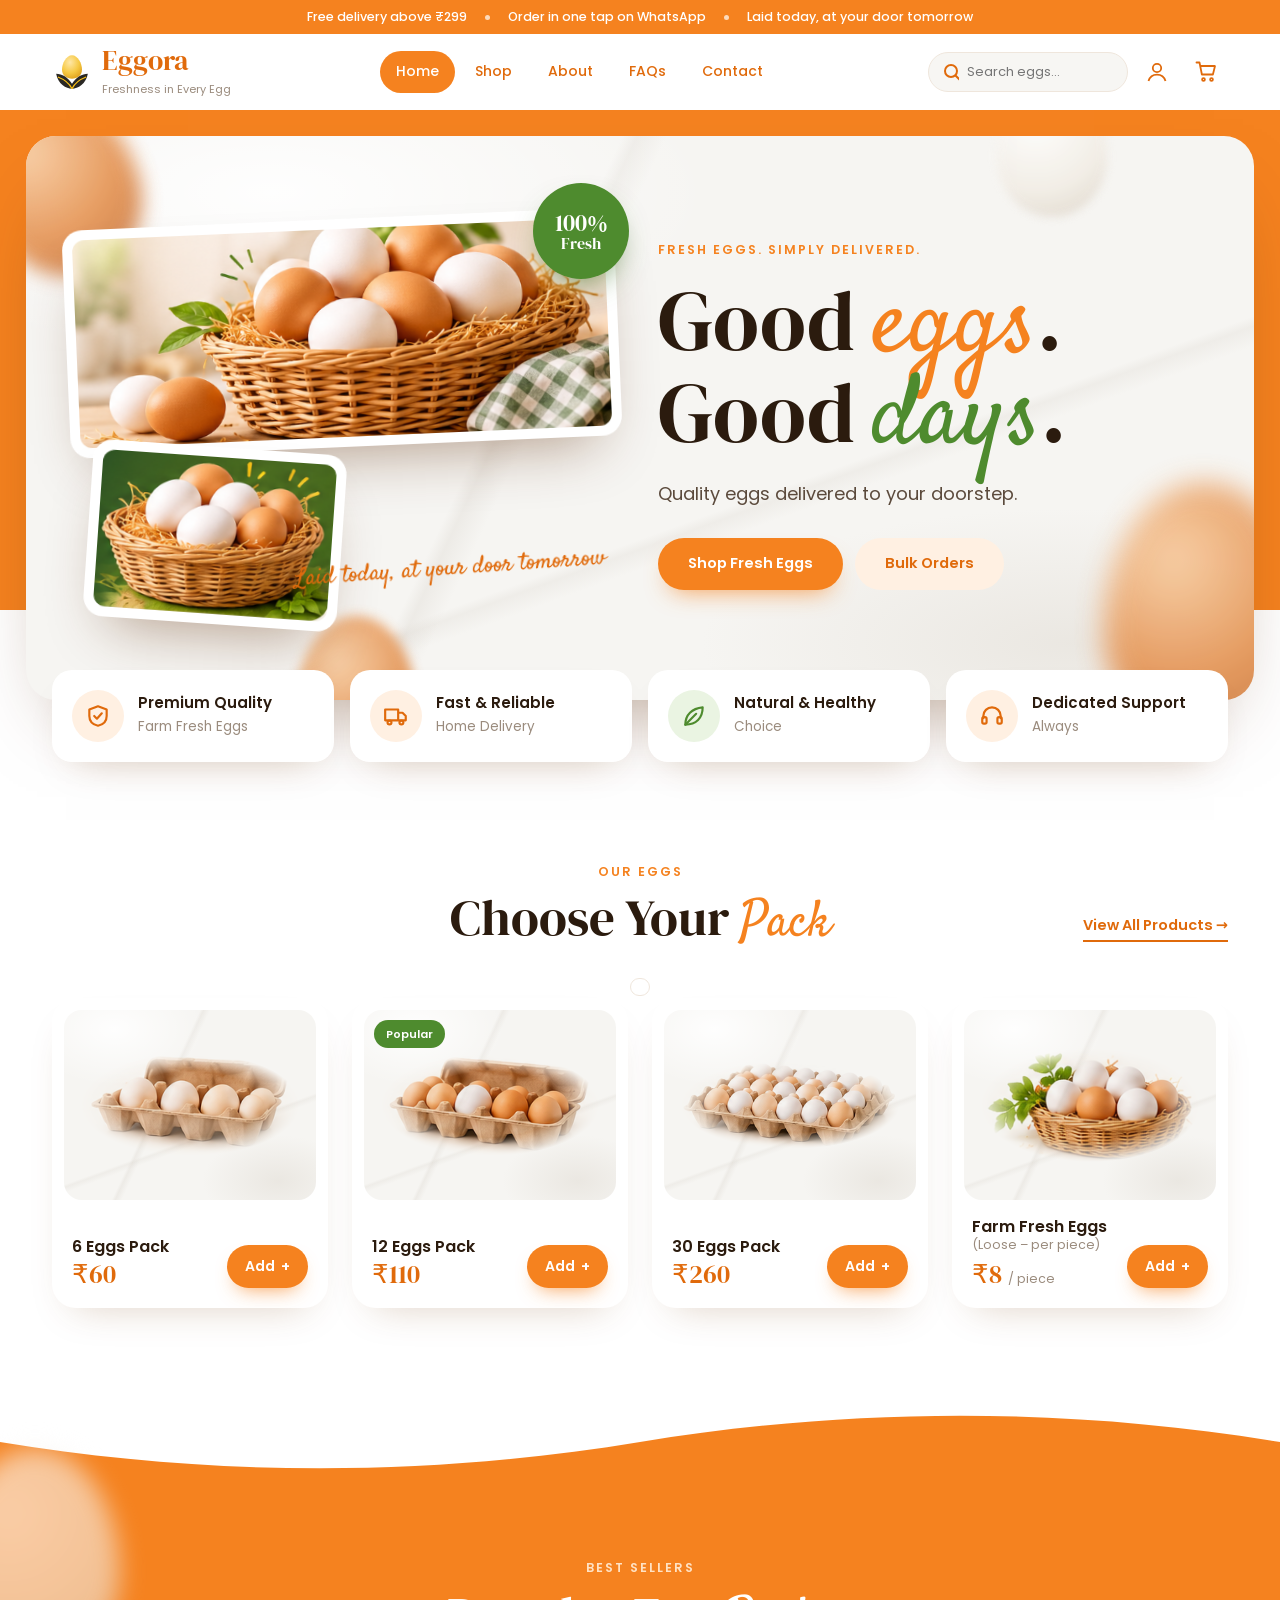
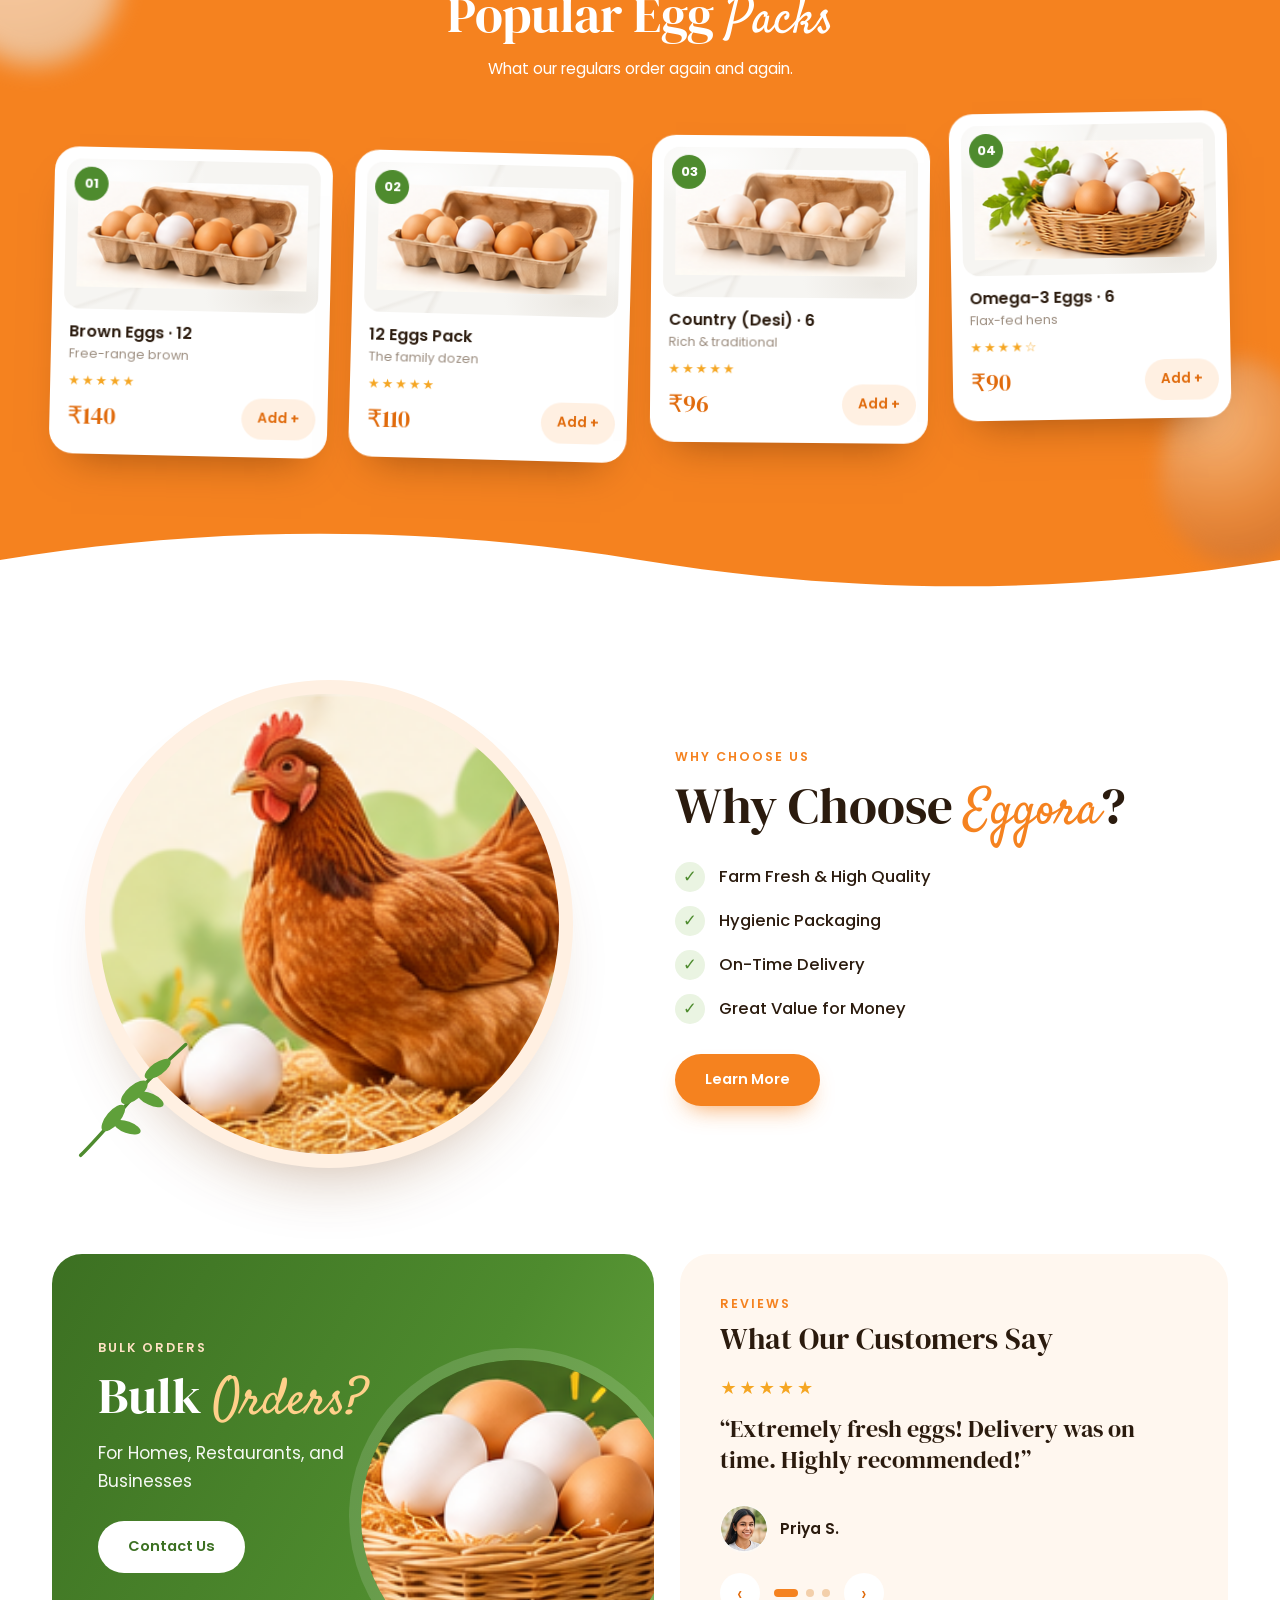
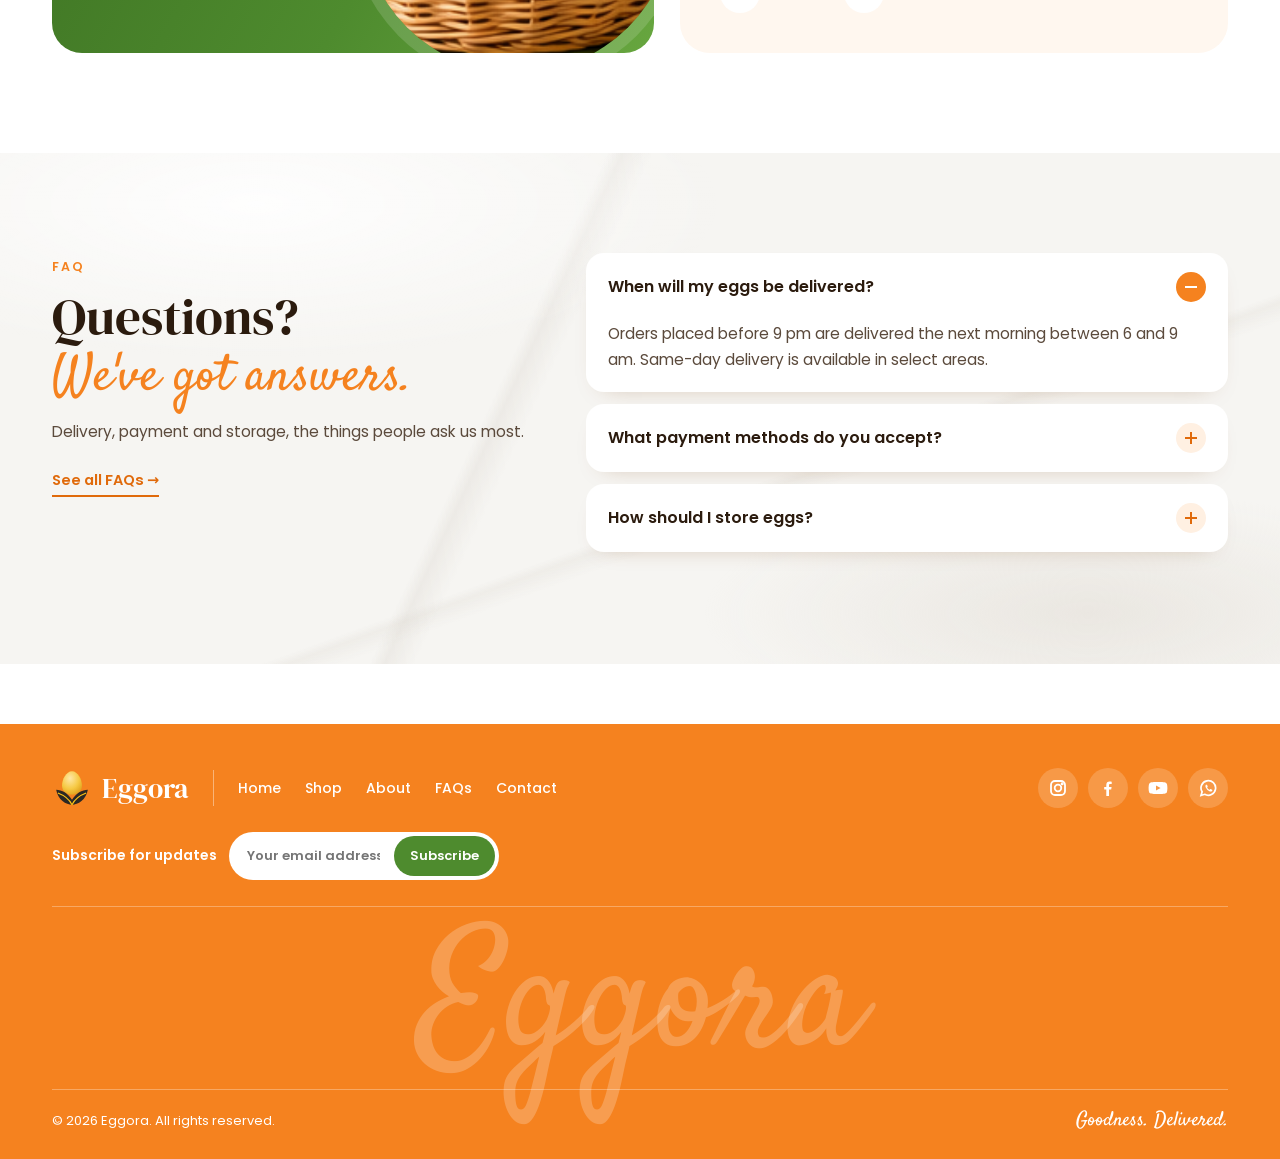
<file: index.html>
<!doctype html>
<html lang="en">
<head>
<meta charset="utf-8">
<meta name="viewport" content="width=device-width, initial-scale=1">
<title>Eggora Fresh Eggs</title>
<meta name="description" content="Farm fresh eggs delivered to your doorstep. Choose 6, 12 or 30 egg packs, or buy loose.">
<link rel="preconnect" href="https://fonts.googleapis.com">
<link rel="preconnect" href="https://fonts.gstatic.com" crossorigin>
<link href="https://fonts.googleapis.com/css2?family=DM+Serif+Display:ital@0;1&family=Satisfy&family=Poppins:wght@400;500;600;700&display=swap" rel="stylesheet">
<link rel="stylesheet" href="css/style.css">
</head>
<body data-page="home">

<!-- ============ HERO: orange frame, marble card ============ -->
<section class="hero">
  <div class="hero-card">
    <span class="soft-egg e1" aria-hidden="true"></span><span class="soft-egg e2" aria-hidden="true"></span><span class="soft-egg e3" aria-hidden="true"></span><span class="soft-egg e4" aria-hidden="true"></span>
    <div class="hero-grid">
      <div class="collage">
        <figure class="shot shot-main"><img src="images/hero-basket.png" alt="Basket of fresh white and brown eggs"></figure>
        <figure class="shot shot-sub"><img src="images/bulk-basket.png" alt="Eggs in a straw basket"></figure>
        <span class="fresh-tag"><b>100%</b>Fresh</span>
        <span class="collage-note">Laid today, at your door tomorrow</span>
      </div>
      <div class="hero-copy">
        <span class="eyebrow">Fresh eggs. Simply delivered.</span>
        <h1>Good <span class="script">eggs</span>.<br>Good <span class="script green">days</span>.</h1>
        <p class="lead">Quality eggs delivered to your doorstep.</p>
        <div class="hero-ctas">
          <a href="shop.html" class="btn btn-orange">Shop Fresh Eggs</a>
          <a href="#bulk" class="btn btn-soft">Bulk Orders</a>
        </div>
      </div>
    </div>
  </div>
</section>

<!-- feature strip -->
<div class="wrap">
  <div class="features reveal">
    <div class="feature"><span class="f-ic"><svg viewBox="0 0 24 24" fill="none" stroke="currentColor" stroke-width="2" stroke-linecap="round" stroke-linejoin="round"><path d="M12 3l8 3v6c0 5-3.5 8-8 9-4.5-1-8-4-8-9V6z"/><path d="M8.5 12l2.5 2.5 4.5-5"/></svg></span><div><strong>Premium Quality</strong><span>Farm Fresh Eggs</span></div></div>
    <div class="feature"><span class="f-ic"><svg viewBox="0 0 24 24" fill="none" stroke="currentColor" stroke-width="2" stroke-linecap="round" stroke-linejoin="round"><path d="M2 6h12v10H2zM14 9h4l3 3v4h-7z"/><circle cx="6" cy="18" r="1.8"/><circle cx="17" cy="18" r="1.8"/></svg></span><div><strong>Fast &amp; Reliable</strong><span>Home Delivery</span></div></div>
    <div class="feature"><span class="f-ic green"><svg viewBox="0 0 24 24" fill="none" stroke="currentColor" stroke-width="2" stroke-linecap="round" stroke-linejoin="round"><path d="M4 20C4 11 10 5 20 4c0 10-6 16-16 16z"/><path d="M4 20L14 10"/></svg></span><div><strong>Natural &amp; Healthy</strong><span>Choice</span></div></div>
    <div class="feature"><span class="f-ic"><svg viewBox="0 0 24 24" fill="none" stroke="currentColor" stroke-width="2" stroke-linecap="round" stroke-linejoin="round"><path d="M4 14v-2a8 8 0 0 1 16 0v2"/><rect x="3" y="13" width="4" height="6" rx="1.5"/><rect x="17" y="13" width="4" height="6" rx="1.5"/></svg></span><div><strong>Dedicated Support</strong><span>Always</span></div></div>
  </div>
</div>

<!-- ============ SHOP EGGS ============ -->
<section id="shop">
  <div class="wrap">
    <div class="sec-head reveal">
      <span class="eyebrow center">Our Eggs</span>
      <h2>Choose Your <span class="script">Pack</span></h2>
      <a href="shop.html" class="view-all">View All Products →</a>
    </div>
    <div class="products" id="homeProducts"></div>
  </div>
</section>

<!-- ============ BEST SELLERS (orange band) ============ -->
<section class="best-band">
  <svg class="wave-edge top" viewBox="0 0 2880 80" preserveAspectRatio="none" aria-hidden="true"><path d="M0 80V40C240 0 480 0 720 40s480 40 720 0 480-40 720 0 480 40 720 0v40z" fill="currentColor"/></svg>
  <span class="soft-egg e5" aria-hidden="true"></span><span class="soft-egg e6" aria-hidden="true"></span>
  <div class="wrap">
    <div class="sec-head light reveal">
      <span class="eyebrow center">Best Sellers</span>
      <h2>Popular Egg <span class="script">Packs</span></h2>
      <p>What our regulars order again and again.</p>
    </div>
    <div class="best-grid" id="bestSellers"></div>
  </div>
  <svg class="wave-edge bottom" viewBox="0 0 2880 80" preserveAspectRatio="none" aria-hidden="true"><path d="M0 0v40c240 40 480 40 720 0s480-40 720 0 480 40 720 0 480-40 720 0V0z" fill="currentColor"/></svg>
</section>

<!-- ============ WHY CHOOSE US ============ -->
<section class="why">
  <div class="wrap why-grid">
    <div class="why-art reveal">
      <div class="circle-photo"><img src="images/hen.png" alt="Hen sitting beside fresh eggs" loading="lazy"></div>
      <span class="leaf-sprig" aria-hidden="true"><svg viewBox="0 0 120 120"><path d="M10 110C40 80 60 50 100 15" stroke="#4E8B2E" stroke-width="3" fill="none" stroke-linecap="round"/><g fill="#5FA03A"><ellipse cx="38" cy="78" rx="14" ry="6" transform="rotate(-50 38 78)"/><ellipse cx="56" cy="56" rx="14" ry="6" transform="rotate(-40 56 56)"/><ellipse cx="76" cy="36" rx="13" ry="5.5" transform="rotate(-35 76 36)"/><ellipse cx="50" cy="86" rx="12" ry="5" transform="rotate(20 50 86)"/><ellipse cx="70" cy="62" rx="12" ry="5" transform="rotate(25 70 62)"/></g></svg></span>
    </div>
    <div class="reveal">
      <span class="eyebrow">Why Choose Us</span>
      <h2>Why Choose <span class="script" data-brand>Eggora</span>?</h2>
      <ul class="checks">
        <li><span>✓</span>Farm Fresh &amp; High Quality</li>
        <li><span>✓</span>Hygienic Packaging</li>
        <li><span>✓</span>On-Time Delivery</li>
        <li><span>✓</span>Great Value for Money</li>
      </ul>
      <a href="about.html" class="btn btn-orange">Learn More</a>
    </div>
  </div>
</section>

<!-- ============ BULK + REVIEWS ============ -->
<section class="duo-sec">
  <div class="wrap duo">
    <div class="bulk-card reveal" id="bulk">
      <div>
        <span class="eyebrow light">Bulk Orders</span>
        <h2>Bulk <span class="script">Orders?</span></h2>
        <p>For Homes, Restaurants, and Businesses</p>
        <a href="about.html#bulk" class="btn btn-white">Contact Us</a>
      </div>
      <img src="images/bulk-basket.png" alt="Basket of eggs for bulk orders" loading="lazy">
    </div>
    <div class="review-card reveal">
      <span class="eyebrow">Reviews</span>
      <h3>What Our Customers Say</h3>
      <div class="slides">
        <div class="slide active"><div class="stars">★★★★★</div><q>Extremely fresh eggs! Delivery was on time. Highly recommended!</q><div class="who"><img class="av" src="images/avatar-priya.png" alt=""><cite>Priya S.</cite></div></div>
        <div class="slide"><div class="stars">★★★★★</div><q>Our café orders trays every week. Consistent size and zero breakage.</q><div class="who"><span class="av">R</span><cite>Rahul M.</cite></div></div>
        <div class="slide"><div class="stars">★★★★★</div><q>The yolks are so golden! My kids love their morning omelettes now.</q><div class="who"><span class="av">A</span><cite>Anitha K.</cite></div></div>
      </div>
      <div class="slider-nav">
        <button class="arrow-btn" id="prevReview" aria-label="Previous review">‹</button>
        <div class="dots"><button class="active" aria-label="Review 1"></button><button aria-label="Review 2"></button><button aria-label="Review 3"></button></div>
        <button class="arrow-btn" id="nextReview" aria-label="Next review">›</button>
      </div>
    </div>
  </div>
</section>

<!-- ============ FAQ ============ -->
<section class="faq-sec">
  <div class="wrap faq-wrap">
    <div class="reveal">
      <span class="eyebrow">FAQ</span>
      <h2>Questions? <span class="script">We've got answers.</span></h2>
      <p>Delivery, payment and storage, the things people ask us most.</p>
      <a href="faq.html" class="view-all">See all FAQs →</a>
    </div>
    <div class="reveal">
      <div class="faq-item open"><button class="faq-q">When will my eggs be delivered?<span class="pm"></span></button><div class="faq-a"><div><p>Orders placed before 9 pm are delivered the next morning between 6 and 9 am. Same-day delivery is available in select areas.</p></div></div></div>
      <div class="faq-item"><button class="faq-q">What payment methods do you accept?<span class="pm"></span></button><div class="faq-a"><div><p>UPI, debit/credit cards, net banking and cash on delivery.</p></div></div></div>
      <div class="faq-item"><button class="faq-q">How should I store eggs?<span class="pm"></span></button><div class="faq-a"><div><p>Keep them refrigerated in their carton, pointed end down. They stay fresh for up to 3 weeks. Wash just before use, not before storing.</p></div></div></div>
    </div>
  </div>
</section>

<script src="js/main.js"></script>
</body>
</html>
</file>
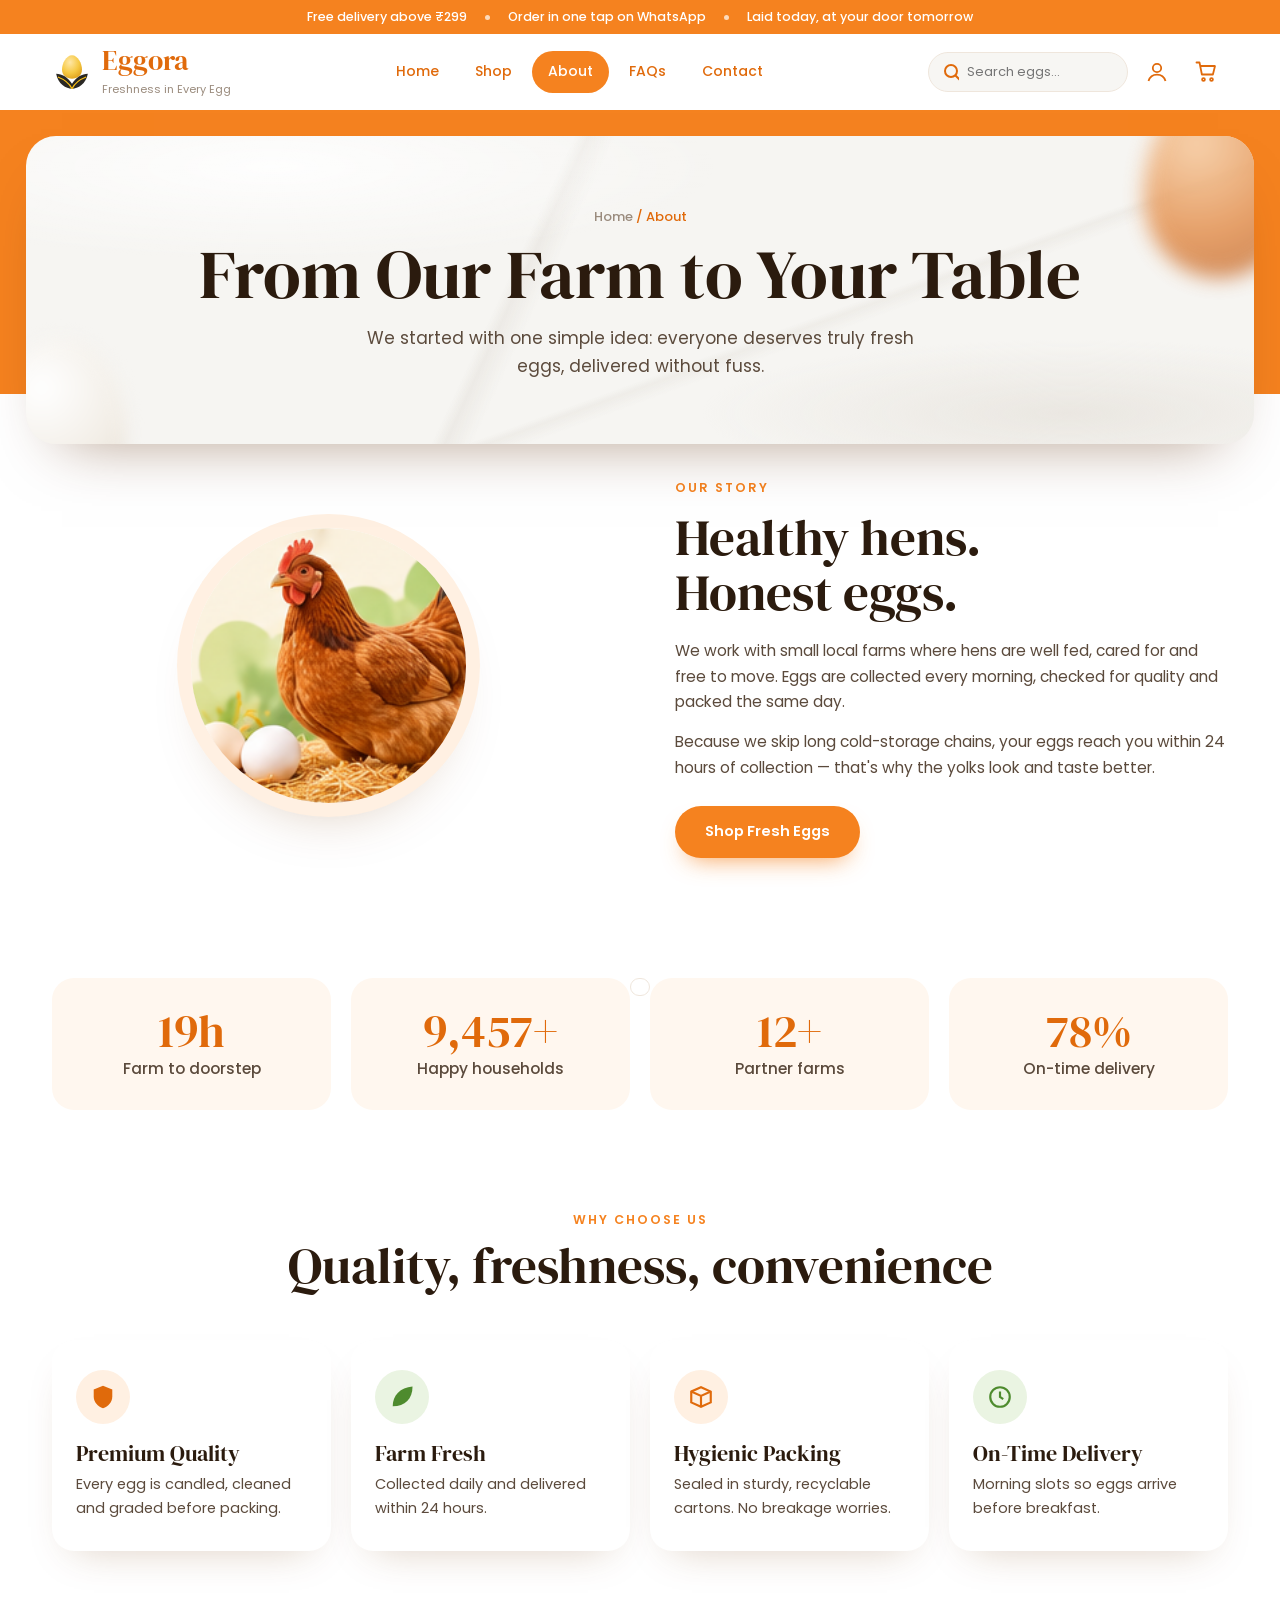
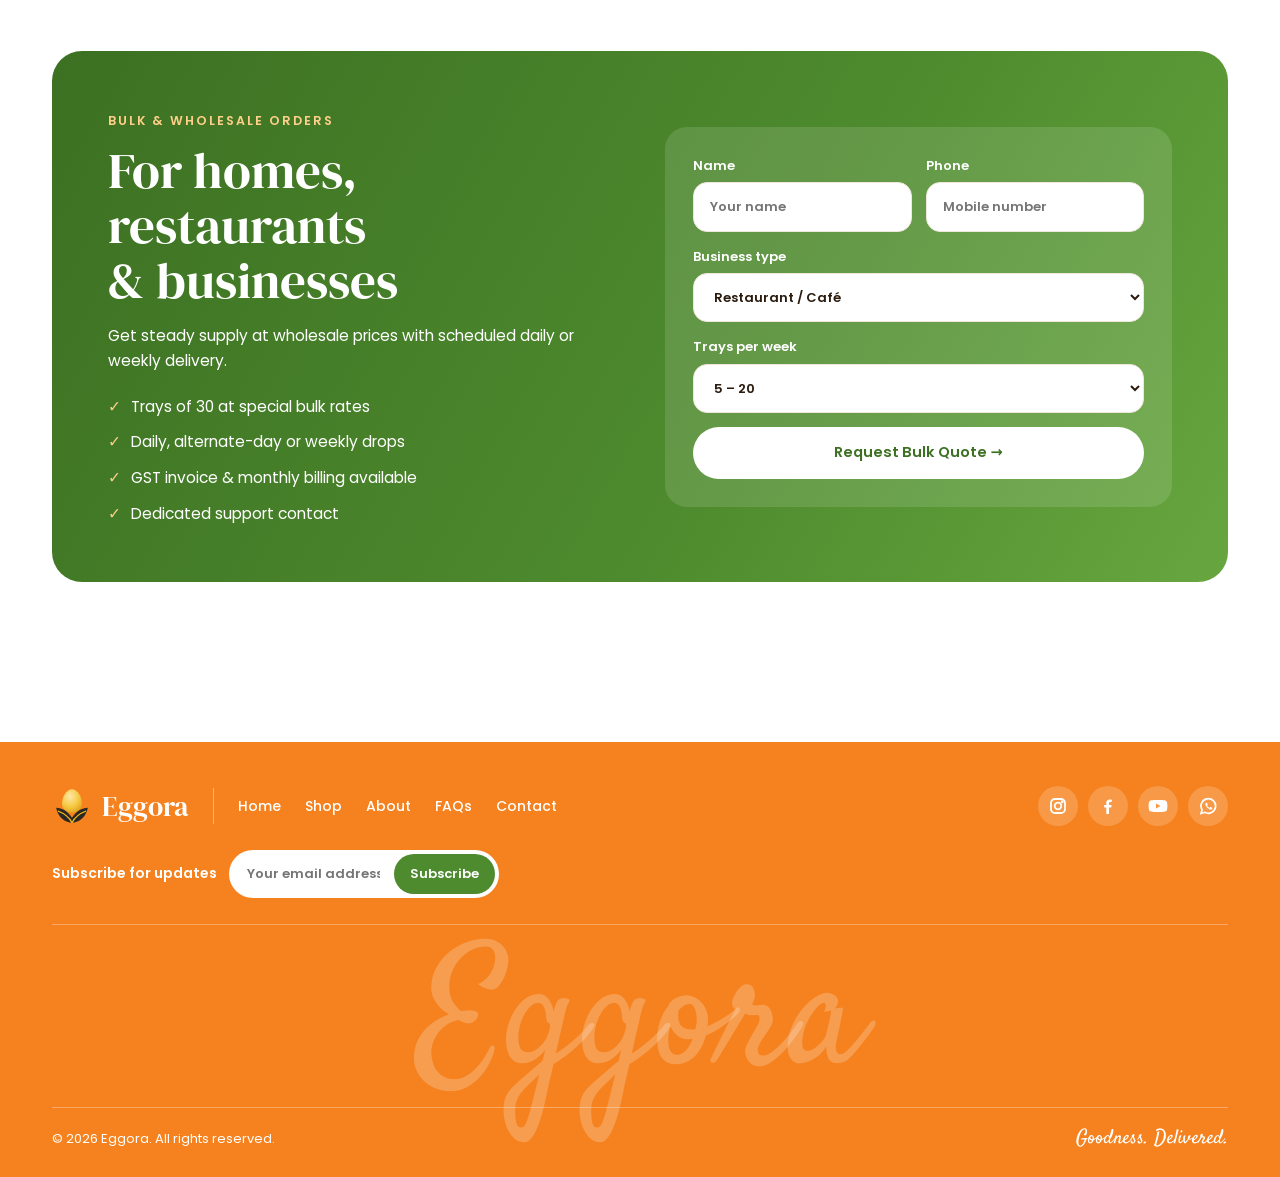
<file: about.html>
<!doctype html>
<html lang="en">
<head>
<meta charset="utf-8">
<meta name="viewport" content="width=device-width, initial-scale=1">
<title>About Us — Eggora</title>
<link rel="preconnect" href="https://fonts.googleapis.com">
<link rel="preconnect" href="https://fonts.gstatic.com" crossorigin>
<link href="https://fonts.googleapis.com/css2?family=DM+Serif+Display:ital@0;1&family=Satisfy&family=Poppins:wght@400;500;600;700&display=swap" rel="stylesheet">
<link rel="stylesheet" href="css/style.css">
</head>
<body data-page="about">
<section class="page-hero">
  <div class="wrap">
    <div class="crumbs"><a href="index.html">Home</a> / About</div>
    <h1>From Our Farm to Your Table</h1>
    <p>We started with one simple idea: everyone deserves truly fresh eggs, delivered without fuss.</p>
  </div>
</section>
<section style="padding-top:30px">
  <div class="wrap split">
    <div class="photo-card reveal"><img src="images/hen.png" alt="Healthy hen with fresh eggs"></div>
    <div class="reveal">
      <span class="eyebrow">Our Story</span>
      <h2>Healthy hens. Honest eggs.</h2>
      <p>We work with small local farms where hens are well fed, cared for and free to move. Eggs are collected every morning, checked for quality and packed the same day.</p>
      <p>Because we skip long cold-storage chains, your eggs reach you within 24 hours of collection — that's why the yolks look and taste better.</p>
      <br><a href="shop.html" class="btn btn-green">Shop Fresh Eggs <span class="arrow"><svg width="14" height="14" fill="none" stroke="currentColor" stroke-width="2.4" stroke-linecap="round" stroke-linejoin="round"><path d="M2 7h10M8 3l4 4-4 4"/></svg></span></a>
    </div>
  </div>
</section>
<section style="padding-top:0">
  <div class="wrap">
    <div class="stats reveal">
      <div class="stat"><strong data-count="24" data-suffix="h">0</strong>Farm to doorstep</div>
      <div class="stat"><strong data-count="12000" data-suffix="+">0</strong>Happy households</div>
      <div class="stat"><strong data-count="15" data-suffix="+">0</strong>Partner farms</div>
      <div class="stat"><strong data-count="99" data-suffix="%">0</strong>On-time delivery</div>
    </div>
  </div>
</section>
<section style="padding-top:0" id="why">
  <div class="wrap">
    <div class="section-head reveal"><span class="eyebrow center">Why Choose Us</span><h2>Quality, freshness, convenience</h2></div>
    <div class="values">
      <div class="value reveal"><div class="ic"><svg width="26" height="26" viewBox="0 0 42 42" fill="currentColor"><path d="M21 3l15 6v11c0 9-6.5 16-15 19C12.5 36 6 29 6 20V9z"/></svg></div><h3>Premium Quality</h3><p>Every egg is candled, cleaned and graded before packing.</p></div>
      <div class="value reveal"><div class="ic"><svg width="26" height="26" viewBox="0 0 42 42" fill="currentColor"><path d="M6 36C6 18 18 6 38 4c0 20-12 32-32 32z"/></svg></div><h3>Farm Fresh</h3><p>Collected daily and delivered within 24 hours.</p></div>
      <div class="value reveal"><div class="ic"><svg width="26" height="26" viewBox="0 0 24 24" fill="none" stroke="currentColor" stroke-width="2"><path d="M3 7l9-4 9 4v10l-9 4-9-4z"/><path d="M3 7l9 4 9-4M12 11v10"/></svg></div><h3>Hygienic Packing</h3><p>Sealed in sturdy, recyclable cartons. No breakage worries.</p></div>
      <div class="value reveal"><div class="ic"><svg width="26" height="26" viewBox="0 0 24 24" fill="none" stroke="currentColor" stroke-width="2"><circle cx="12" cy="12" r="9"/><path d="M12 7v5l3 2"/></svg></div><h3>On-Time Delivery</h3><p>Morning slots so eggs arrive before breakfast.</p></div>
    </div>
  </div>
</section>
<section style="padding-top:0" id="bulk">
  <div class="wrap">
    <div class="bulk-band reveal">
      <div>
        <span class="eyebrow">Bulk &amp; Wholesale Orders</span>
        <h2>For homes, restaurants &amp; businesses</h2>
        <p>Get steady supply at wholesale prices with scheduled daily or weekly delivery.</p>
        <ul><li>Trays of 30 at special bulk rates</li><li>Daily, alternate-day or weekly drops</li><li>GST invoice &amp; monthly billing available</li><li>Dedicated support contact</li></ul>
      </div>
      <form class="form">
        <div class="two"><label>Name<input required placeholder="Your name"></label><label>Phone<input type="tel" required placeholder="Mobile number"></label></div>
        <label>Business type<select><option>Restaurant / Café</option><option>Bakery</option><option>Hotel / Catering</option><option>Retail shop</option><option>Housing society / Home</option></select></label>
        <label>Trays per week<select><option>5 – 20</option><option>20 – 50</option><option>50 – 200</option><option>200+</option></select></label>
        <button class="btn btn-yellow" style="justify-content:center">Request Bulk Quote →</button>
        <div class="ok">✓ Thanks! Our team will call you within 24 hours.</div>
      </form>
    </div>
  </div>
</section>
<script src="js/main.js"></script>
</body>
</html>
</file>
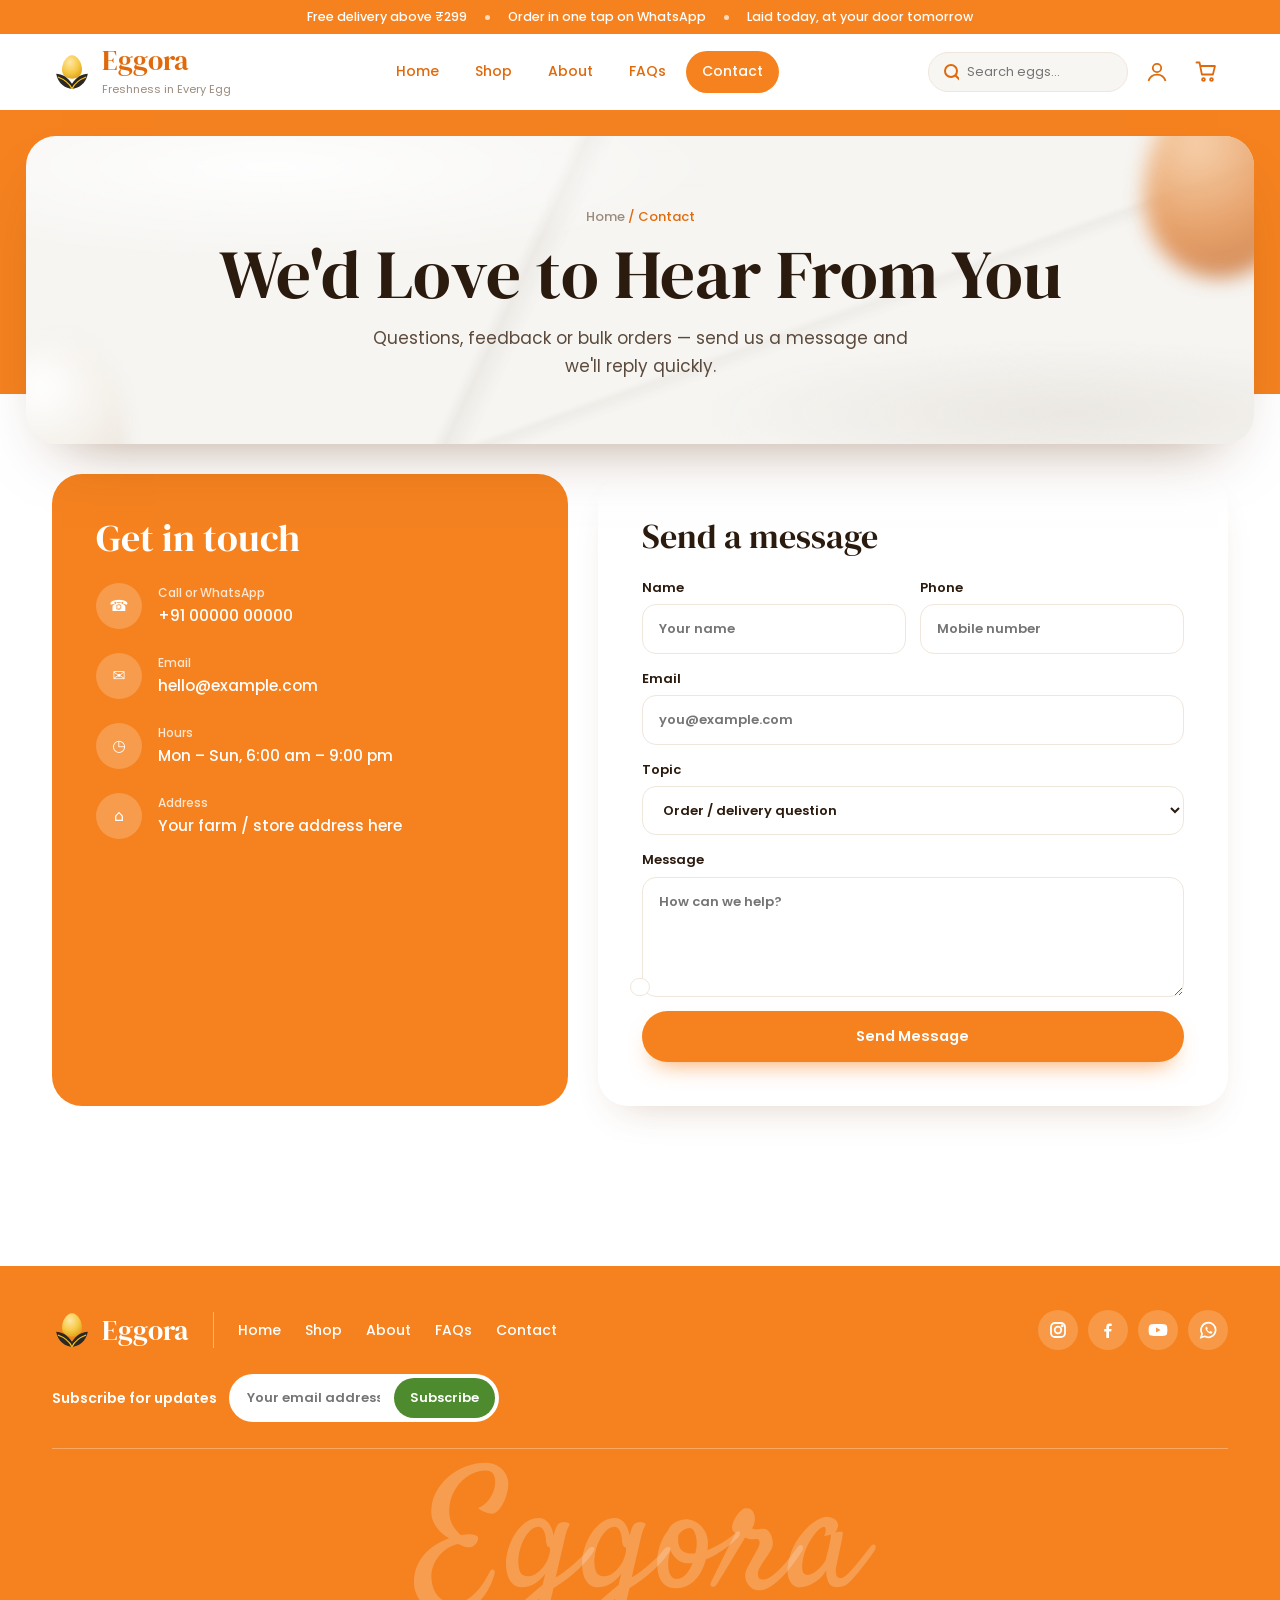
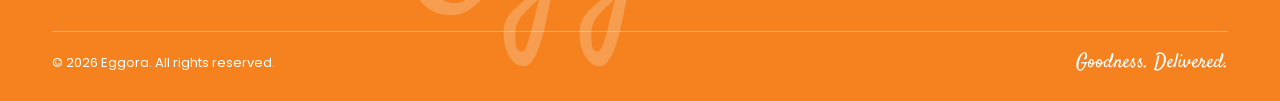
<file: contact.html>
<!doctype html>
<html lang="en">
<head>
<meta charset="utf-8">
<meta name="viewport" content="width=device-width, initial-scale=1">
<title>Contact — Eggora</title>
<link rel="preconnect" href="https://fonts.googleapis.com">
<link rel="preconnect" href="https://fonts.gstatic.com" crossorigin>
<link href="https://fonts.googleapis.com/css2?family=DM+Serif+Display:ital@0;1&family=Satisfy&family=Poppins:wght@400;500;600;700&display=swap" rel="stylesheet">
<link rel="stylesheet" href="css/style.css">
</head>
<body data-page="contact">
<section class="page-hero">
  <div class="wrap">
    <div class="crumbs"><a href="index.html">Home</a> / Contact</div>
    <h1>We'd Love to Hear From You</h1>
    <p>Questions, feedback or bulk orders — send us a message and we'll reply quickly.</p>
  </div>
</section>
<section style="padding-top:30px">
  <div class="wrap contact-grid">
    <div class="info-card reveal">
      <h2>Get in touch</h2>
      <div class="info-row"><span class="ic">☎</span><div><small>Call or WhatsApp</small><span data-site="phone"></span></div></div>
      <div class="info-row"><span class="ic">✉</span><div><small>Email</small><span data-site="email"></span></div></div>
      <div class="info-row"><span class="ic">◷</span><div><small>Hours</small><span data-site="hours"></span></div></div>
      <div class="info-row"><span class="ic">⌂</span><div><small>Address</small><span data-site="address"></span></div></div>
    </div>
    <div class="form-card reveal">
      <h2>Send a message</h2>
      <form class="form">
        <div class="two"><label>Name<input required placeholder="Your name"></label><label>Phone<input type="tel" placeholder="Mobile number"></label></div>
        <label>Email<input type="email" required placeholder="you@example.com"></label>
        <label>Topic<select><option>Order / delivery question</option><option>Bulk / wholesale order</option><option>Feedback</option><option>Other</option></select></label>
        <label>Message<textarea required placeholder="How can we help?"></textarea></label>
        <button class="btn btn-green" style="justify-content:center">Send Message <span class="arrow"><svg width="14" height="14" fill="none" stroke="currentColor" stroke-width="2.4" stroke-linecap="round" stroke-linejoin="round"><path d="M2 7h10M8 3l4 4-4 4"/></svg></span></button>
        <div class="ok">✓ Message sent! We'll reply within a few hours.</div>
      </form>
    </div>
  </div>
</section>
<script src="js/main.js"></script>
<script>document.querySelectorAll("[data-site]").forEach(el => el.textContent = SITE[el.dataset.site]);</script>
</body>
</html>
</file>
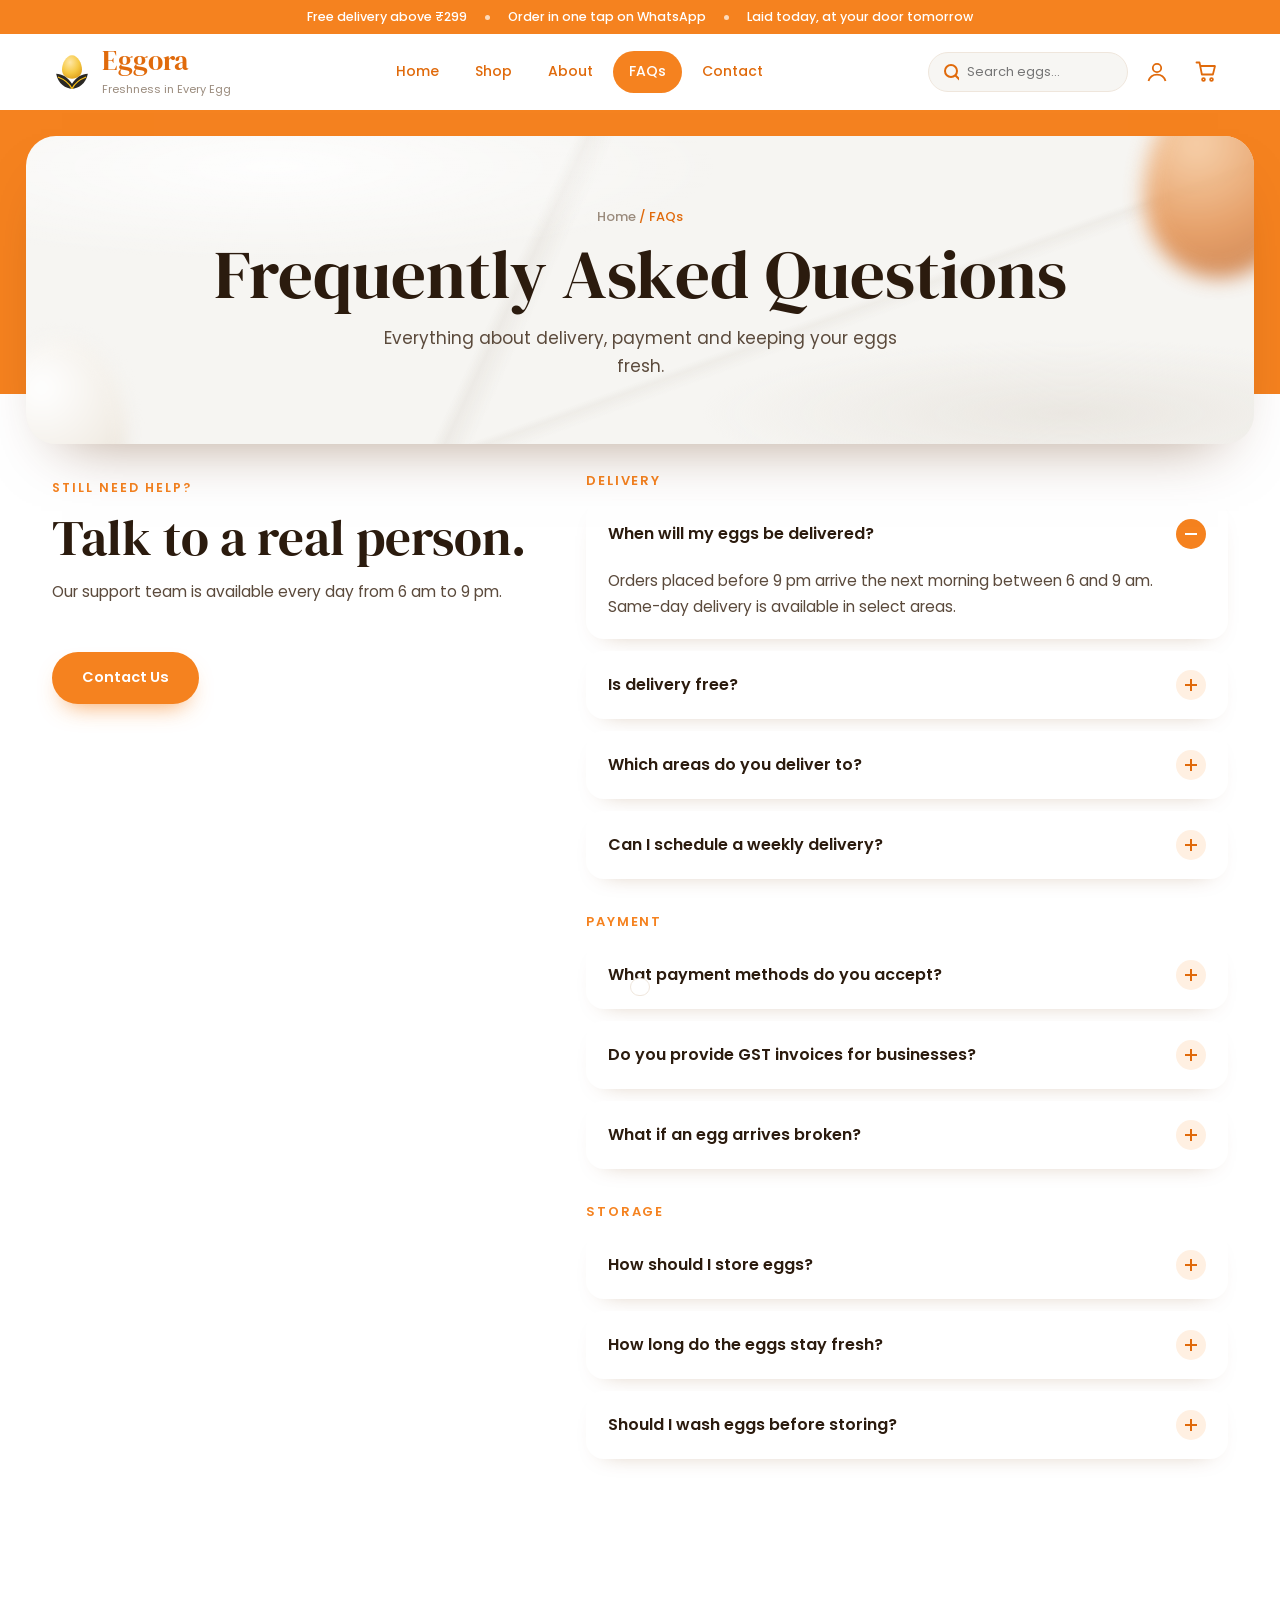
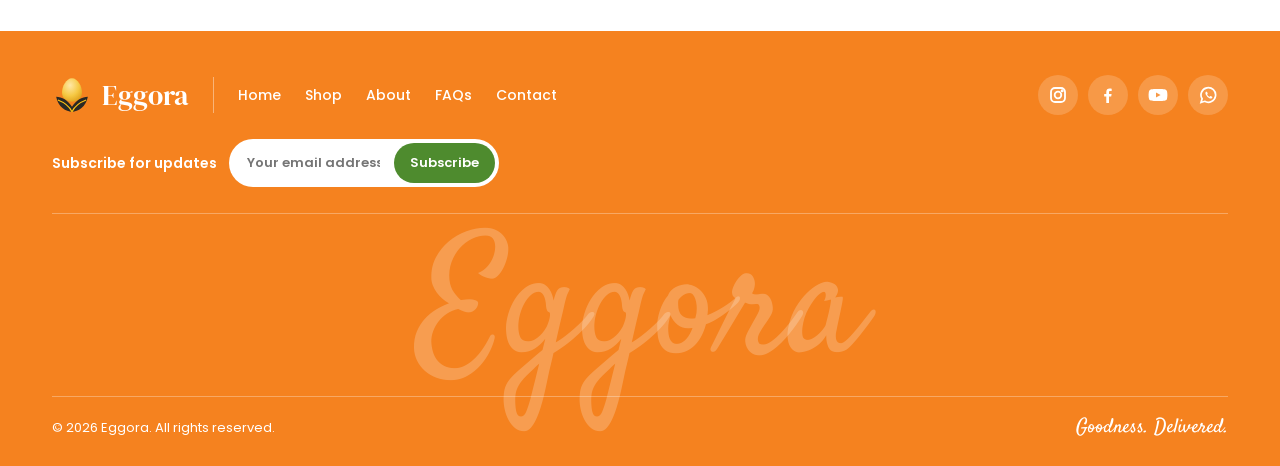
<file: faq.html>
<!doctype html>
<html lang="en">
<head>
<meta charset="utf-8">
<meta name="viewport" content="width=device-width, initial-scale=1">
<title>FAQs — Eggora</title>
<link rel="preconnect" href="https://fonts.googleapis.com">
<link rel="preconnect" href="https://fonts.gstatic.com" crossorigin>
<link href="https://fonts.googleapis.com/css2?family=DM+Serif+Display:ital@0;1&family=Satisfy&family=Poppins:wght@400;500;600;700&display=swap" rel="stylesheet">
<link rel="stylesheet" href="css/style.css">
</head>
<body data-page="faq">
<section class="page-hero">
  <div class="wrap">
    <div class="crumbs"><a href="index.html">Home</a> / FAQs</div>
    <h1>Frequently Asked Questions</h1>
    <p>Everything about delivery, payment and keeping your eggs fresh.</p>
  </div>
</section>
<section style="padding-top:30px">
  <div class="wrap faq-wrap">
    <div class="reveal">
      <span class="eyebrow">Still need help?</span>
      <h2>Talk to a real person.</h2>
      <p>Our support team is available every day from 6 am to 9 pm.</p><br>
      <a href="contact.html" class="btn btn-green">Contact Us <span class="arrow"><svg width="14" height="14" fill="none" stroke="currentColor" stroke-width="2.4" stroke-linecap="round" stroke-linejoin="round"><path d="M2 7h10M8 3l4 4-4 4"/></svg></span></a>
    </div>
    <div>
      <div class="faq-group reveal"><h3>Delivery</h3>
        <div class="faq-item open"><button class="faq-q">When will my eggs be delivered?<span class="pm">+</span></button><div class="faq-a"><div><p>Orders placed before 9 pm arrive the next morning between 6 and 9 am. Same-day delivery is available in select areas.</p></div></div></div>
        <div class="faq-item"><button class="faq-q">Is delivery free?<span class="pm">+</span></button><div class="faq-a"><div><p>Delivery is free on orders above ₹299. Below that, a small ₹30 delivery fee applies.</p></div></div></div>
        <div class="faq-item"><button class="faq-q">Which areas do you deliver to?<span class="pm">+</span></button><div class="faq-a"><div><p>We currently deliver across the city and nearby suburbs. Enter your pincode at checkout to confirm.</p></div></div></div>
        <div class="faq-item"><button class="faq-q">Can I schedule a weekly delivery?<span class="pm">+</span></button><div class="faq-a"><div><p>Yes — choose a weekly subscription and pick your preferred day. Pause or skip anytime.</p></div></div></div>
      </div>
      <div class="faq-group reveal"><h3>Payment</h3>
        <div class="faq-item"><button class="faq-q">What payment methods do you accept?<span class="pm">+</span></button><div class="faq-a"><div><p>UPI, debit/credit cards, net banking, wallets and cash on delivery.</p></div></div></div>
        <div class="faq-item"><button class="faq-q">Do you provide GST invoices for businesses?<span class="pm">+</span></button><div class="faq-a"><div><p>Yes. Bulk and business customers receive GST invoices, and monthly billing is available.</p></div></div></div>
        <div class="faq-item"><button class="faq-q">What if an egg arrives broken?<span class="pm">+</span></button><div class="faq-a"><div><p>Send us a photo within 24 hours of delivery and we'll refund or replace it — no questions asked.</p></div></div></div>
      </div>
      <div class="faq-group reveal"><h3>Storage</h3>
        <div class="faq-item"><button class="faq-q">How should I store eggs?<span class="pm">+</span></button><div class="faq-a"><div><p>Refrigerate at around 4°C in the original carton, pointed end down, away from strong-smelling foods.</p></div></div></div>
        <div class="faq-item"><button class="faq-q">How long do the eggs stay fresh?<span class="pm">+</span></button><div class="faq-a"><div><p>Up to 3 weeks in the fridge. Check freshness by placing an egg in water — fresh eggs sink and lie flat.</p></div></div></div>
        <div class="faq-item"><button class="faq-q">Should I wash eggs before storing?<span class="pm">+</span></button><div class="faq-a"><div><p>No. Washing removes the natural protective coating. Wash just before you cook them.</p></div></div></div>
      </div>
    </div>
  </div>
</section>
<script src="js/main.js"></script>
</body>
</html>
</file>
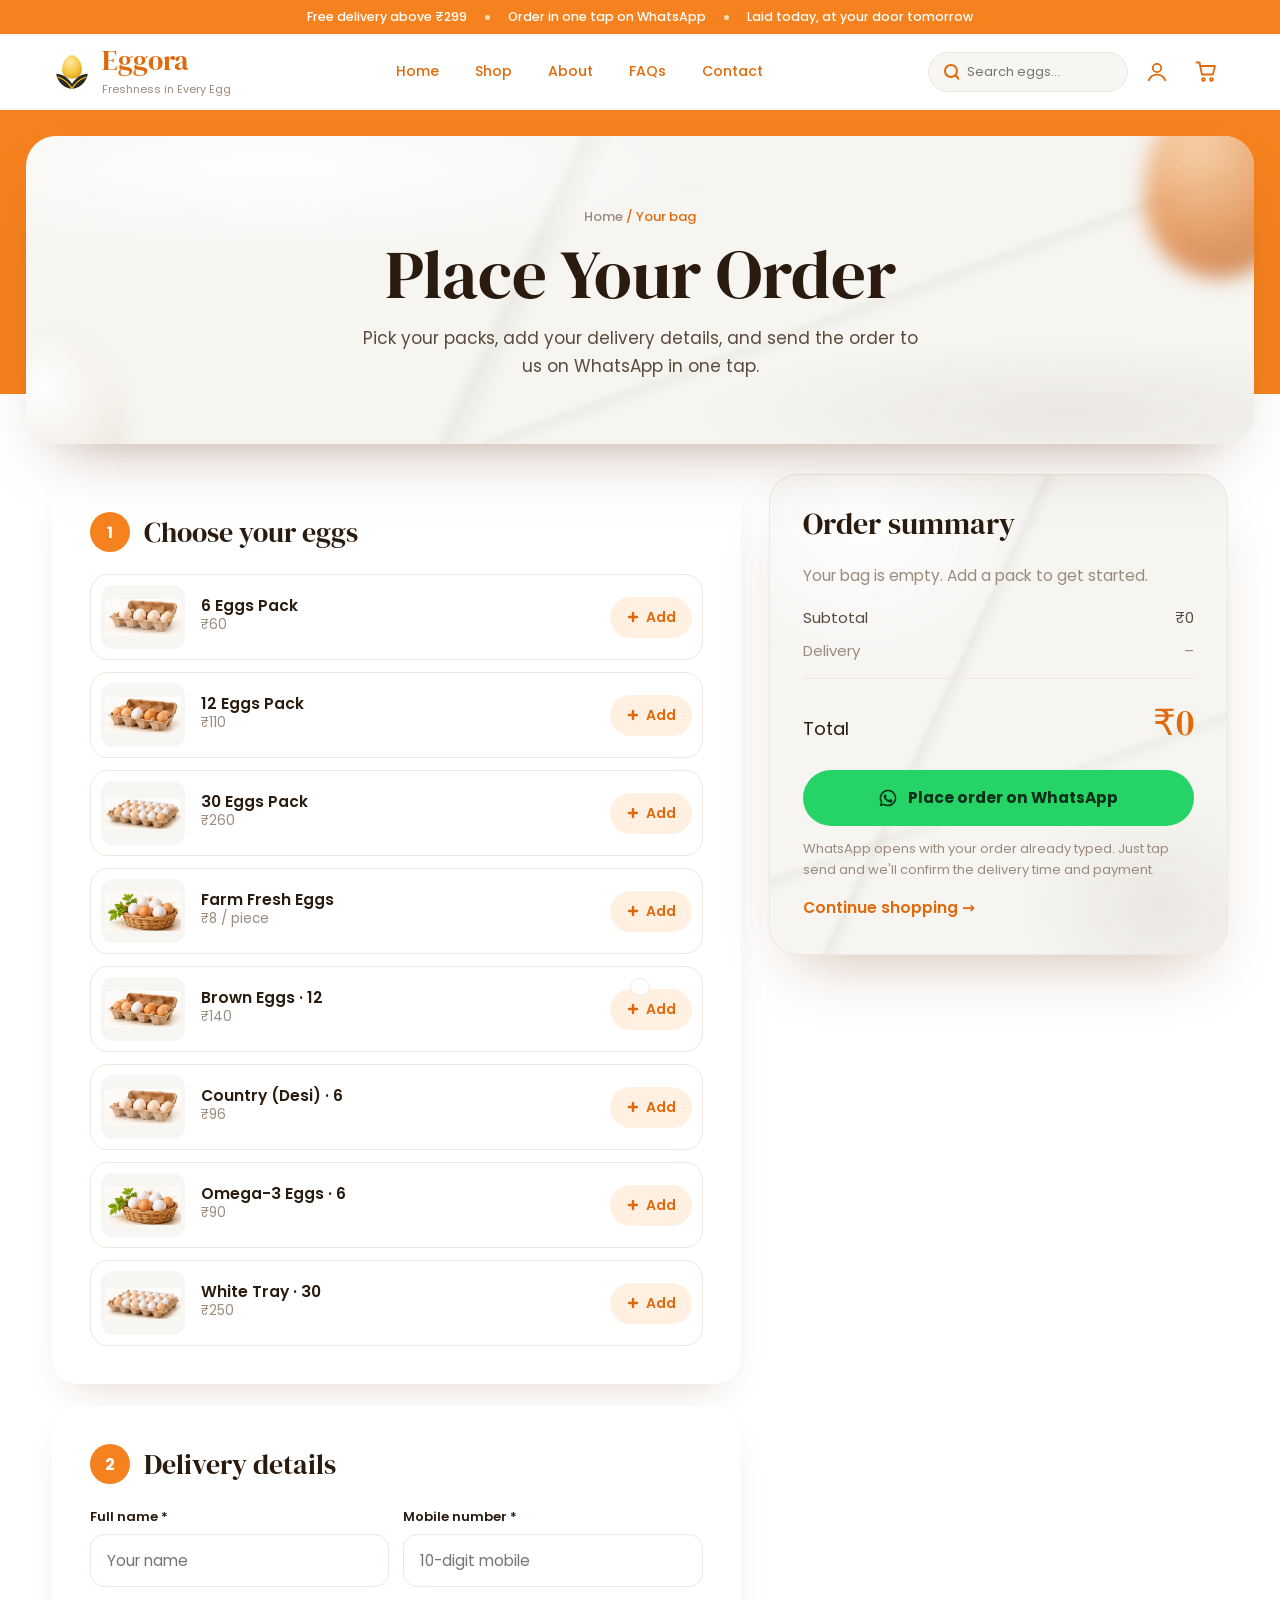
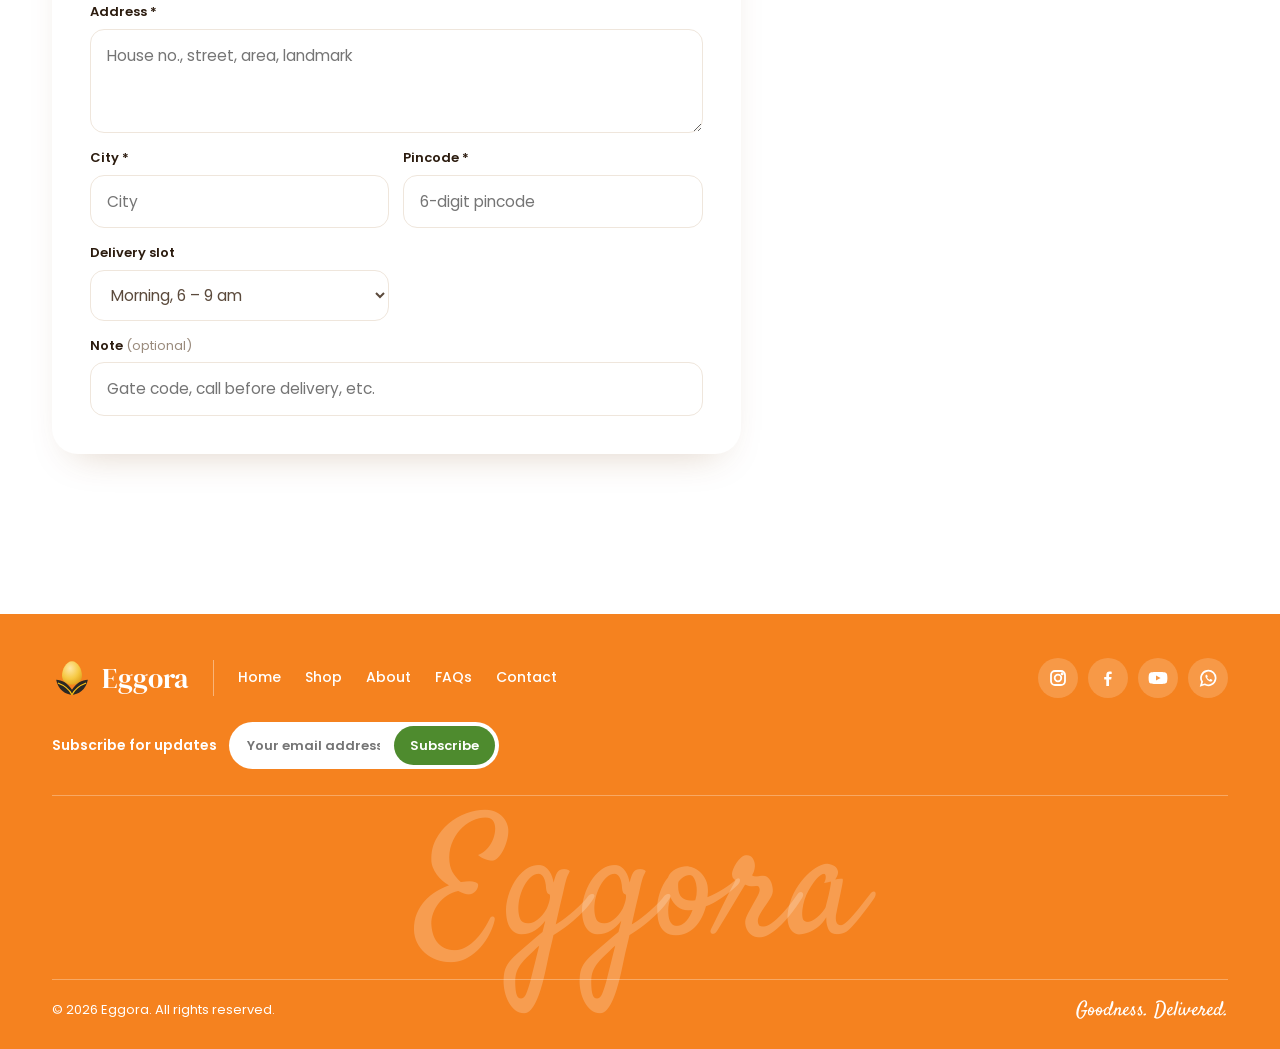
<file: order.html>
<!doctype html>
<html lang="en">
<head>
<meta charset="utf-8">
<meta name="viewport" content="width=device-width, initial-scale=1">
<title>Your Bag | Eggora</title>
<link rel="preconnect" href="https://fonts.googleapis.com">
<link rel="preconnect" href="https://fonts.gstatic.com" crossorigin>
<link href="https://fonts.googleapis.com/css2?family=DM+Serif+Display:ital@0;1&family=Satisfy&family=Poppins:wght@400;500;600;700&display=swap" rel="stylesheet">
<link rel="stylesheet" href="css/style.css">
</head>
<body data-page="order">
<section class="page-hero">
  <div class="wrap">
    <div class="crumbs"><a href="index.html">Home</a> / Your bag</div>
    <h1>Place Your Order</h1>
    <p>Pick your packs, add your delivery details, and send the order to us on WhatsApp in one tap.</p>
  </div>
</section>
<section style="padding-top:30px">
  <div class="wrap" id="order"></div>
</section>
<script src="js/main.js"></script>
<script src="js/order.js"></script>
</body>
</html>
</file>
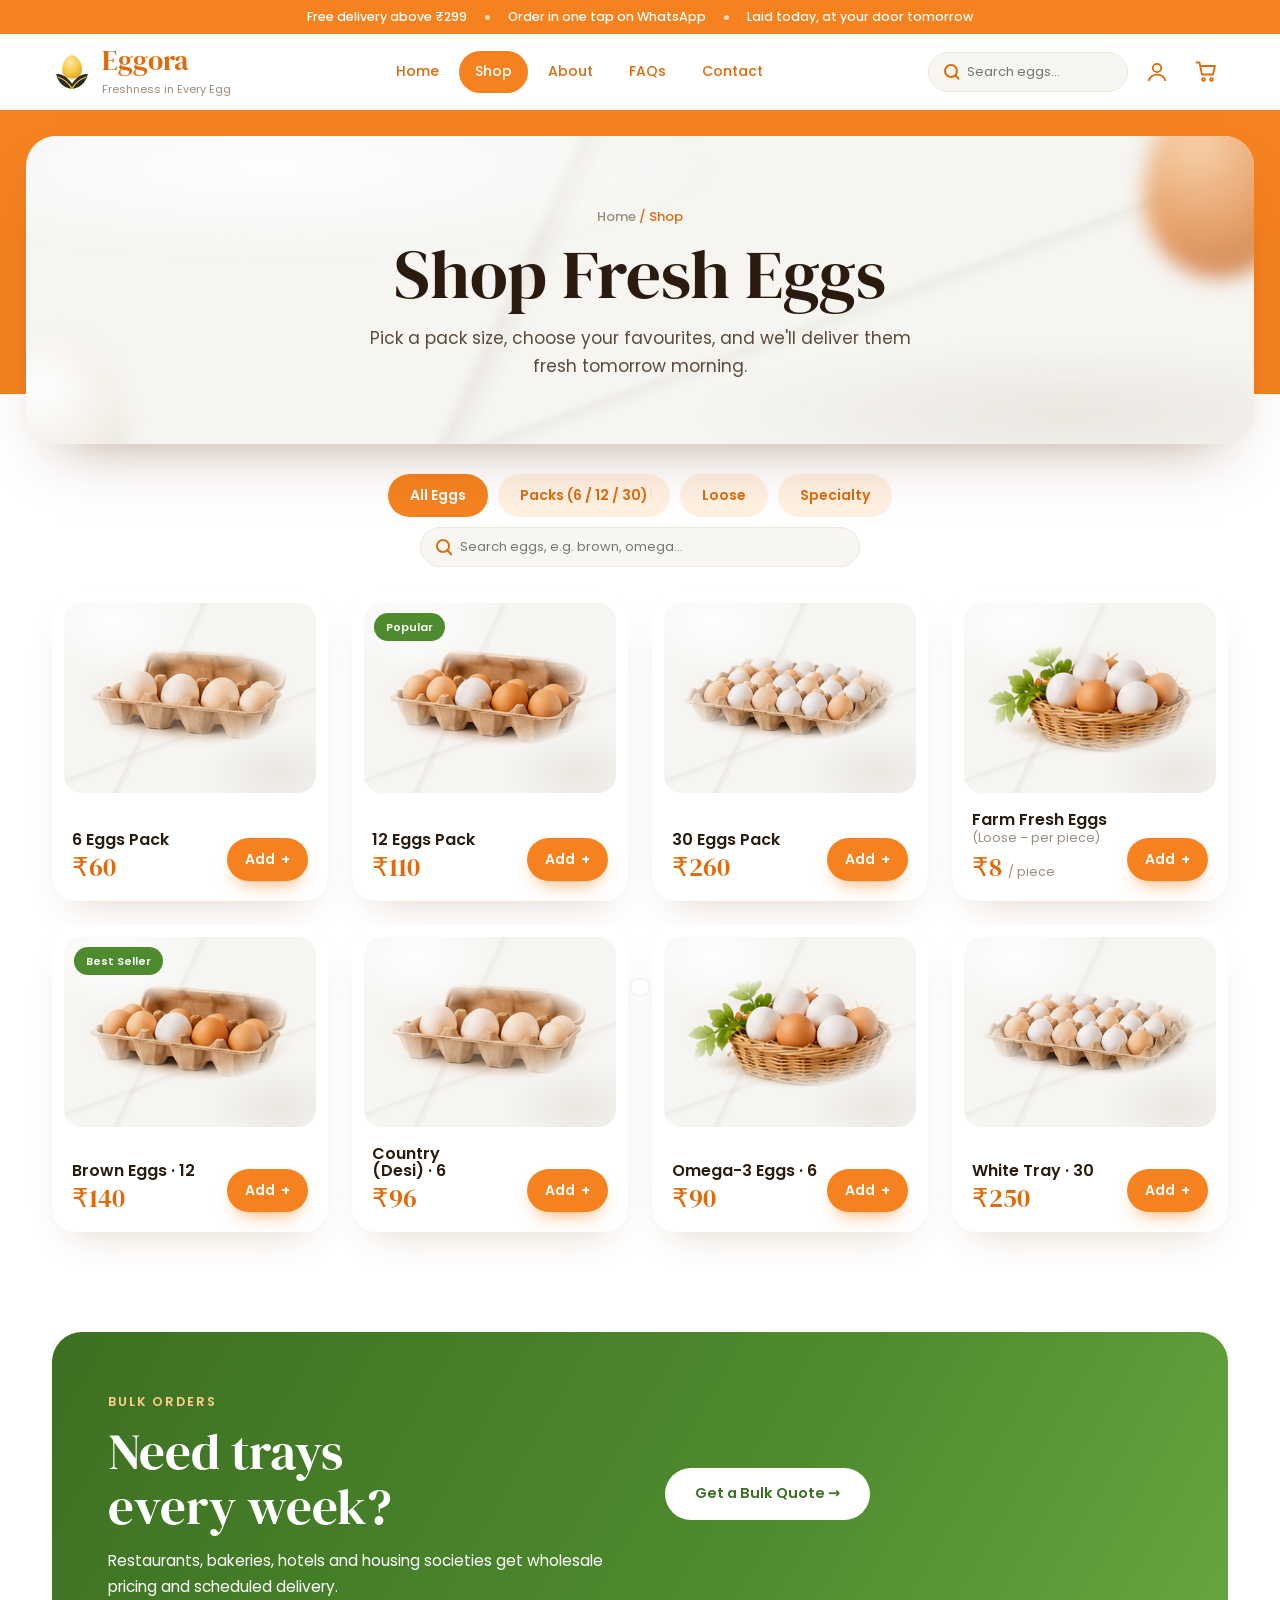
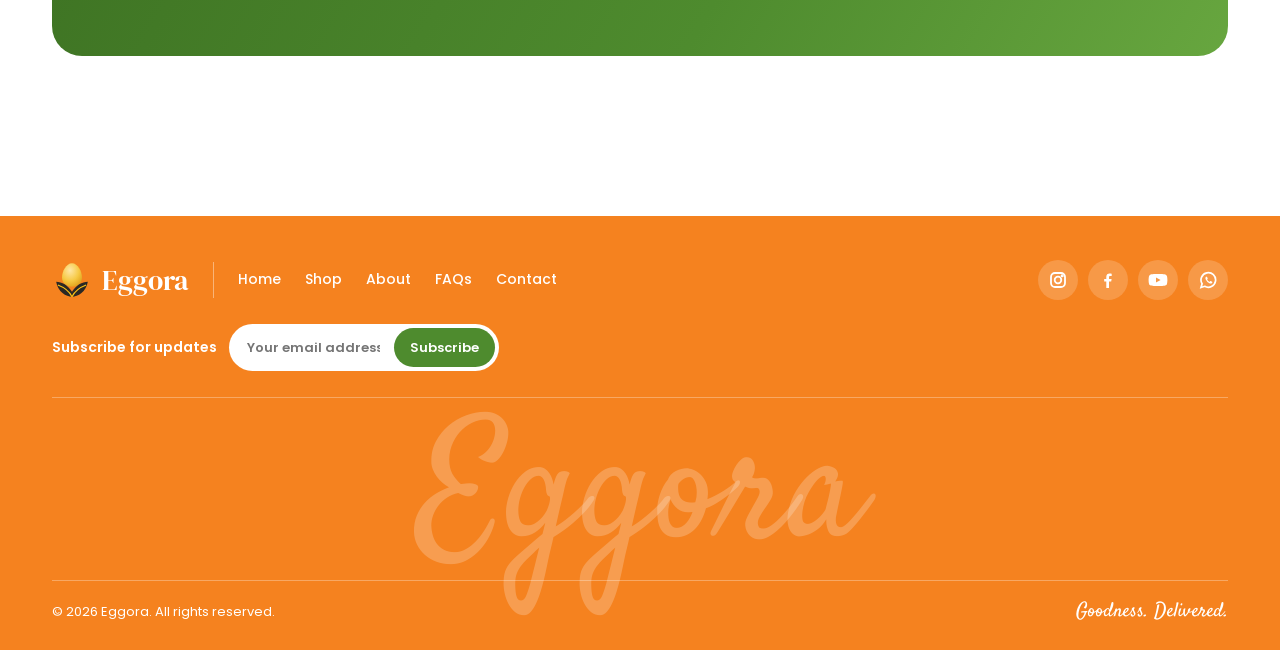
<file: shop.html>
<!doctype html>
<html lang="en">
<head>
<meta charset="utf-8">
<meta name="viewport" content="width=device-width, initial-scale=1">
<title>Shop Eggs — Eggora</title>
<link rel="preconnect" href="https://fonts.googleapis.com">
<link rel="preconnect" href="https://fonts.gstatic.com" crossorigin>
<link href="https://fonts.googleapis.com/css2?family=DM+Serif+Display:ital@0;1&family=Satisfy&family=Poppins:wght@400;500;600;700&display=swap" rel="stylesheet">
<link rel="stylesheet" href="css/style.css">
</head>
<body data-page="shop">
<section class="page-hero">
  <div class="wrap">
    <div class="crumbs"><a href="index.html">Home</a> / Shop</div>
    <h1>Shop Fresh Eggs</h1>
    <p>Pick a pack size, choose your favourites, and we'll deliver them fresh tomorrow morning.</p>
  </div>
</section>
<section style="padding-top:30px">
  <div class="wrap">
    <div class="filters">
      <button class="chip active" data-cat="all">All Eggs</button>
      <button class="chip" data-cat="packs">Packs (6 / 12 / 30)</button>
      <button class="chip" data-cat="loose">Loose</button>
      <button class="chip" data-cat="special">Specialty</button>
    </div>
    <div class="filters" style="margin-top:-14px">
      <label class="search shop-search" style="width:min(420px,100%)"><svg width="18" height="18" fill="none" stroke="currentColor" stroke-width="2"><circle cx="8" cy="8" r="6"/><path d="M12.5 12.5L17 17"/></svg><input id="shopSearch" placeholder="Search eggs, e.g. brown, omega…" aria-label="Search products"></label>
    </div>
    <div class="products" id="shopGrid"></div>
  </div>
</section>
<section style="padding-top:0">
  <div class="wrap">
    <div class="bulk-band reveal">
      <div><span class="eyebrow">Bulk Orders</span><h2>Need trays every week?</h2><p>Restaurants, bakeries, hotels and housing societies get wholesale pricing and scheduled delivery.</p></div>
      <div><a href="about.html#bulk" class="btn btn-yellow">Get a Bulk Quote →</a></div>
    </div>
  </div>
</section>
<script src="js/main.js"></script>
</body>
</html>
</file>
<file: css/style.css>
/* =========================================================
   WEBSITE 1 — "Sunrise Orange"
   From the reference: vivid orange frame, white marble card,
   serif headline with a script accent, softly blurred eggs
   for depth, fresh green as the second colour.
   ========================================================= */
:root{
  --orange:#F5821F; --orange-2:#E06A0B; --orange-soft:#FFF0E2; --orange-tint:#FFF7EF;
  --green:#4E8B2E; --green-2:#3C7022; --green-soft:#EAF4E2;
  --white:#FFFFFF; --marble:#F7F6F3; --line:#EFE6DC;
  --ink:#2B1B0E; --text:#5B4A3C; --muted:#9A8B7D;
  --serif:"DM Serif Display", Georgia, serif; --script:"Satisfy", cursive; --sans:"Poppins", system-ui, sans-serif;
  --r:24px; --max:1240px; --ease:cubic-bezier(.22,1,.36,1);
  --shadow:0 18px 40px -22px rgba(120,60,10,.28); --shadow-lg:0 30px 60px -28px rgba(120,60,10,.35);
  --marble-bg:radial-gradient(ellipse 60% 50% at 20% 10%,rgba(255,255,255,.9),transparent 60%),radial-gradient(ellipse 50% 40% at 85% 90%,rgba(225,220,212,.55),transparent 60%),linear-gradient(115deg,transparent 40%,rgba(210,204,195,.25) 41%,transparent 43%),linear-gradient(160deg,transparent 62%,rgba(210,204,195,.2) 63%,transparent 65%),#F6F5F2;
}
*{box-sizing:border-box;margin:0;padding:0}
html{scroll-behavior:smooth}
body{color-scheme:light;background:var(--white);color:var(--text);font-family:var(--sans);font-size:15.5px;line-height:1.65;-webkit-font-smoothing:antialiased;overflow-x:hidden}
img{display:block;max-width:100%}
a{color:inherit;text-decoration:none}
button,input,select,textarea{font:inherit;color:inherit}
button{cursor:pointer;border:0;background:none}
:focus-visible{outline:2px solid var(--orange);outline-offset:3px}
.wrap{max-width:var(--max);margin:0 auto;padding:0 32px}
h1,h2,h3,h4{font-family:var(--serif);font-weight:400;color:var(--ink);line-height:1.08;text-wrap:balance}
h2{font-size:clamp(34px,4vw,52px)}
.script{font-family:var(--script);color:var(--orange);font-weight:400;letter-spacing:0}
.script.green{color:var(--green)}
.eyebrow{display:inline-block;font-size:12.5px;font-weight:600;letter-spacing:.16em;text-transform:uppercase;color:var(--orange)}
.eyebrow.center{display:block;text-align:center}
.eyebrow.light{color:#FFE2C4}

/* buttons */
.btn{display:inline-flex;align-items:center;justify-content:center;gap:10px;padding:14px 30px;border-radius:999px;font-weight:600;font-size:14.5px;transition:transform .3s var(--ease), box-shadow .3s, background .3s, color .3s}
.btn:hover{transform:translateY(-2px)}
.btn .arrow{display:none}
.btn-orange,.btn-green,.btn-dark{background:var(--orange);color:#fff;box-shadow:0 12px 24px -12px rgba(245,130,31,.8)}
.btn-orange:hover,.btn-green:hover,.btn-dark:hover{background:var(--orange-2)}
.btn-soft,.btn-outline,.btn-ghost{background:var(--orange-soft);color:var(--orange-2)}
.btn-soft:hover,.btn-outline:hover,.btn-ghost:hover{background:#FFE2C4}
.btn-white,.btn-yellow{background:#fff;color:var(--green-2)}
.btn-white:hover,.btn-yellow:hover{background:#FFF4E6}
.btn-amber{background:var(--orange);color:#fff}
.view-all,.link-line,.link-arrow{display:inline-flex;align-items:center;gap:8px;font-weight:600;font-size:14.5px;color:var(--orange-2);border-bottom:2px solid currentColor;padding-bottom:2px}
.view-all:hover,.link-line:hover{color:var(--green)}
.link-line::after{content:" →"}

/* ================= HEADER ================= */
.site-header{position:sticky;top:0;z-index:60;background:rgba(255,255,255,.95);backdrop-filter:blur(12px);transition:box-shadow .3s}
.site-header.scrolled{box-shadow:0 10px 30px -22px rgba(120,60,10,.45)}
.topline{background:var(--orange);color:#fff;font-size:12.5px;font-weight:500}
.topline .wrap{display:flex;justify-content:center;align-items:center;gap:18px;height:34px;overflow:hidden;white-space:nowrap}
.topline .dot{width:5px;height:5px;border-radius:50%;background:#fff;opacity:.7}
.nav{display:flex;align-items:center;justify-content:space-between;height:76px;gap:20px}
.logo{display:flex;align-items:center;gap:10px}
.logo-mark{width:40px;height:40px;flex:none}
.logo-name{font-family:var(--serif);font-size:28px;color:var(--orange-2);line-height:1}
.logo-tag{display:block;font-size:11px;color:var(--muted);margin-top:2px}
.menu{display:flex;gap:4px;list-style:none}
.menu a{display:block;padding:9px 16px;border-radius:999px;font-size:14px;font-weight:500;color:var(--orange-2);transition:background .25s,color .25s}
.menu a:hover{background:var(--orange-soft)}
.menu a.active{background:var(--orange);color:#fff}
.nav-tools{display:flex;align-items:center;gap:8px}
.search{display:flex;align-items:center;gap:8px;background:var(--marble);border:1px solid var(--line);border-radius:999px;padding:8px 14px;width:200px;color:var(--orange-2)}
.search input{border:0;outline:0;background:transparent;width:100%;font-size:13px}
.icon-btn{position:relative;width:42px;height:42px;display:grid;place-items:center;border-radius:50%;color:var(--orange-2);transition:background .25s}
.icon-btn:hover{background:var(--orange-soft)}
.cart-count{position:absolute;top:2px;right:0;min-width:18px;height:18px;border-radius:9px;background:var(--green);color:#fff;font-size:10px;font-weight:700;display:grid;place-items:center;padding:0 4px}
.cart-count.bump{animation:bump .45s}
@keyframes bump{40%{transform:scale(1.45)}}
.burger{display:none}

/* ================= HERO ================= */
.hero{background:var(--orange);padding:26px 26px 0;position:relative}
.hero::after{content:"";position:absolute;left:0;right:0;bottom:0;height:90px;background:var(--white)}
.hero-card{position:relative;z-index:1;max-width:1320px;margin:0 auto;background:var(--marble-bg);border-radius:30px;overflow:hidden;box-shadow:0 40px 80px -40px rgba(90,40,0,.5)}
.hero-grid{position:relative;z-index:2;display:grid;grid-template-columns:1.05fr 1fr;align-items:center;gap:40px;padding:56px 70px 66px 40px;min-height:540px}
.hero-photo{position:relative;justify-self:center;width:min(500px,100%);aspect-ratio:1}
.plate{position:absolute;inset:0;border-radius:50%;background:url(../images/hero-basket.png) 58% 50%/auto 132% no-repeat;box-shadow:0 0 0 14px #fff,0 0 0 15px var(--line),0 40px 70px -24px rgba(90,40,0,.45);animation:plateIn 1.2s var(--ease) both}
@keyframes plateIn{from{opacity:0;transform:scale(.88) rotate(-10deg)}}
.fresh-tag{position:absolute;right:2%;top:6%;width:104px;height:104px;border-radius:50%;background:var(--green);color:#fff;display:grid;place-content:center;text-align:center;font-family:var(--serif);font-size:18px;line-height:1;box-shadow:0 14px 30px -12px rgba(60,112,34,.7);animation:float 5s ease-in-out infinite}
.fresh-tag b{display:block;font-weight:400;font-size:28px}
@keyframes float{50%{transform:translateY(-10px)}}
.hero-copy{text-align:left}
.hero h1{font-size:clamp(52px,6.6vw,92px);line-height:1.02;margin:16px 0 18px}
.hero h1 .script{font-size:1.18em;line-height:.8}
.hero .lead{font-size:18px;margin-bottom:30px;max-width:380px}
.hero-ctas{display:flex;gap:12px;flex-wrap:wrap}
.hero-copy > *{animation:up .9s var(--ease) both}
.hero-copy > *:nth-child(2){animation-delay:.12s}.hero-copy > *:nth-child(3){animation-delay:.24s}.hero-copy > *:nth-child(4){animation-delay:.36s}
@keyframes up{from{opacity:0;transform:translateY(24px)}}
/* softly blurred eggs, like a shallow depth of field */
.soft-egg{position:absolute;z-index:1;width:150px;aspect-ratio:.78;border-radius:50% 50% 50% 50%/58% 58% 42% 42%;background:radial-gradient(circle at 35% 30%,#F8C99A,#E28A45 55%,#B9622A);filter:blur(10px);opacity:.85;pointer-events:none;animation:drift 9s ease-in-out infinite}
.soft-egg.e1{left:-40px;top:-50px;transform:rotate(-20deg)}
.soft-egg.e2{left:22%;bottom:-70px;width:120px;filter:blur(6px);animation-delay:-3s}
.soft-egg.e3{right:-50px;bottom:-40px;width:200px;filter:blur(14px);animation-delay:-5s}
.soft-egg.e4{right:12%;top:-60px;width:110px;filter:blur(4px);background:radial-gradient(circle at 35% 30%,#fff,#F1ECE4 60%,#D8CFC2);animation-delay:-2s}
@keyframes drift{50%{translate:0 -12px}}

/* features */
.features{position:relative;z-index:2;display:grid;grid-template-columns:repeat(4,1fr);gap:16px;margin-top:-30px}
.feature{display:flex;align-items:center;gap:14px;background:#fff;border-radius:20px;padding:20px;box-shadow:var(--shadow)}
.f-ic{width:52px;height:52px;border-radius:50%;background:var(--orange-soft);color:var(--orange-2);display:grid;place-items:center;flex:none}
.f-ic.green{background:var(--green-soft);color:var(--green)}
.f-ic svg{width:26px;height:26px}
.feature strong{display:block;color:var(--ink);font-size:15px;font-weight:600;line-height:1.3}
.feature span{font-size:13.5px;color:var(--muted)}

/* ================= SECTIONS ================= */
section{padding:100px 0;position:relative}
.sec-head{text-align:center;margin-bottom:46px;position:relative}
.sec-head h2{margin-top:8px}
.sec-head p{color:var(--muted);margin-top:8px}
.sec-head .view-all{position:absolute;right:0;bottom:10px}
.sec-head.light h2,.sec-head.light p{color:#fff}
.sec-head.light .eyebrow{color:#FFE2C4}
.sec-head.light .script{color:#fff}
.section-head{text-align:center;margin-bottom:46px}
.section-head h2{margin-top:8px}
.section-head p{color:var(--muted);margin-top:8px}

/* product cards */
.products{display:grid;grid-template-columns:repeat(4,1fr);gap:24px}
.product{position:relative;display:flex;flex-direction:column;background:#fff;border-radius:var(--r);box-shadow:var(--shadow);overflow:hidden;transition:transform .4s var(--ease),box-shadow .4s}
.product:hover{transform:translateY(-8px);box-shadow:var(--shadow-lg)}
.product .pimg{height:190px;display:grid;place-items:center;background:var(--marble-bg);margin:12px 12px 0;border-radius:18px;overflow:hidden;padding:16px}
.product .pimg img{max-height:100%;width:auto;mix-blend-mode:multiply;transition:transform .7s var(--ease);-webkit-mask-image:radial-gradient(ellipse 50% 50% at 50% 50%,#000 64%,transparent 100%);mask-image:radial-gradient(ellipse 50% 50% at 50% 50%,#000 64%,transparent 100%)}
.product:hover .pimg img{transform:scale(1.08)}
.product .badge{position:absolute;top:22px;left:22px;z-index:1;background:var(--green);color:#fff;font-size:11px;font-weight:600;padding:5px 12px;border-radius:999px}
.product .row{display:flex;justify-content:space-between;align-items:flex-end;gap:10px;padding:18px 20px 20px;margin-top:auto}
.product h3{font-family:var(--sans);font-size:16px;font-weight:600}
.product .note{font-size:12.5px;color:var(--muted)}
.product .price{font-family:var(--serif);font-size:26px;color:var(--orange-2);line-height:1.1;margin-top:4px}
.product .price small{font-family:var(--sans);font-size:12.5px;color:var(--muted)}
.add-btn{background:var(--orange);color:#fff;border-radius:999px;padding:10px 18px;font-weight:600;font-size:14px;display:inline-flex;gap:6px;align-items:center;transition:.25s;white-space:nowrap;box-shadow:0 10px 20px -10px rgba(245,130,31,.8)}
.add-btn:hover{background:var(--orange-2)}
.buy{display:flex;align-items:center;flex:none}
.buy.has{background:var(--orange-soft);border-radius:999px;padding:4px;gap:4px;animation:buyIn .35s var(--ease)}
.buy.has button{width:32px;height:32px;border-radius:50%;background:var(--orange);color:#fff;font-size:17px;font-weight:700;display:grid;place-items:center;transition:transform .15s}
.buy.has button:hover{transform:scale(1.1)}
.buy.has span{min-width:22px;text-align:center;font-weight:700;color:var(--orange-2)}
@keyframes buyIn{from{transform:scale(.8);opacity:.4}}

/* best sellers band */
.best-band{background:var(--orange);overflow:hidden}
.best-band .soft-egg.e5{left:-50px;top:40px;width:170px;background:radial-gradient(circle at 35% 30%,#fff,#F1ECE4 60%,#D8CFC2);filter:blur(12px);opacity:.6}
.best-band .soft-egg.e6{right:-40px;bottom:30px;width:160px;filter:blur(10px);opacity:.7}
.best-grid{position:relative;z-index:2;display:grid;grid-template-columns:repeat(4,1fr);gap:22px}
.best{position:relative;display:grid;grid-template-columns:1fr auto;grid-template-areas:"img img" "info info" "stars stars" "price add";gap:4px 10px;background:#fff;border-radius:var(--r);padding:12px 12px 18px;box-shadow:0 24px 40px -24px rgba(80,30,0,.5);transition:transform .4s var(--ease)}
.best:hover{transform:translateY(-8px)}
.best img{grid-area:img;width:100%;height:150px;object-fit:contain;background:var(--marble-bg);border-radius:16px;padding:12px;margin-bottom:10px;mix-blend-mode:normal}
.best .rank{position:absolute;top:20px;left:20px;z-index:1;width:34px;height:34px;border-radius:50%;background:var(--green);color:#fff;display:grid;place-items:center;font-weight:700;font-size:13px}
.best .b-info{grid-area:info;padding:0 6px}
.best h3{font-family:var(--sans);font-size:16px;font-weight:600}
.best .note{font-size:12.5px;color:var(--muted)}
.best .stars{grid-area:stars;color:#F5A623;letter-spacing:2px;font-size:13px;padding:0 6px}
.best .b-price{grid-area:price;font-family:var(--serif);font-weight:400;font-size:24px;color:var(--orange-2);align-self:center;padding-left:6px}
.mini-add{grid-area:add;background:var(--orange-soft);color:var(--orange-2);border-radius:999px;padding:9px 16px;font-weight:600;font-size:13.5px;transition:.25s;white-space:nowrap}
.mini-add:hover{background:var(--orange);color:#fff}

/* why */
.why-grid{display:grid;grid-template-columns:1fr 1fr;gap:70px;align-items:center}
.why-art{position:relative;justify-self:center;width:min(460px,100%)}
.circle-photo{aspect-ratio:1;border-radius:50%;overflow:hidden;background:var(--orange-soft);box-shadow:0 0 0 14px var(--orange-soft),0 40px 70px -30px rgba(120,60,10,.45)}
.circle-photo img{width:100%;height:100%;object-fit:cover}
.leaf-sprig{position:absolute;left:-30px;bottom:-20px;width:140px}
.why h2{margin:10px 0 22px}
.checks{list-style:none;display:grid;gap:14px;margin-bottom:30px}
.checks li{display:flex;align-items:center;gap:14px;font-size:16.5px;font-weight:500;color:var(--ink)}
.checks li span{width:30px;height:30px;border-radius:50%;background:var(--green-soft);color:var(--green);display:grid;place-items:center;font-weight:700;flex:none}

/* bulk + reviews */
.duo-sec{padding-top:0}
.duo{display:grid;grid-template-columns:1.1fr 1fr;gap:26px}
.bulk-card{position:relative;display:flex;align-items:center;background:linear-gradient(120deg,var(--green-2),var(--green) 60%,#67A63F);border-radius:30px;padding:46px;overflow:hidden;min-height:340px;color:#fff}
.bulk-card > div{position:relative;z-index:1;max-width:56%}
.bulk-card h2{color:#fff;margin:8px 0 10px}
.bulk-card h2 .script{color:#FFD08A}
.bulk-card p{font-size:17px;opacity:.95;margin-bottom:26px}
.bulk-card img{position:absolute;right:-20px;bottom:-20px;width:52%;border-radius:50%;aspect-ratio:1;object-fit:cover;box-shadow:0 0 0 12px rgba(255,255,255,.14)}
.review-card{background:var(--orange-tint);border-radius:30px;padding:40px;display:flex;flex-direction:column}
.review-card h3{font-size:30px;margin:8px 0 18px}
.slides{position:relative;flex:1;min-height:180px}
.slide{position:absolute;inset:0;display:flex;flex-direction:column;opacity:0;transform:translateX(16px);transition:.6s var(--ease);pointer-events:none}
.slide.active{opacity:1;transform:none;pointer-events:auto}
.slide .stars{color:#F5A623;letter-spacing:3px;font-size:18px}
.slide q{display:block;font-family:var(--serif);font-size:24px;line-height:1.3;color:var(--ink);margin:10px 0 18px}
.slide .who{display:flex;align-items:center;gap:12px;margin-top:auto}
.slide .av{width:48px;height:48px;border-radius:50%;object-fit:cover;background:var(--orange);color:#fff;display:grid;place-items:center;font-weight:700}
.slide cite{font-style:normal;font-weight:600;color:var(--ink)}
.slider-nav{display:flex;align-items:center;gap:14px;margin-top:20px}
.arrow-btn{width:40px;height:40px;border-radius:50%;background:#fff;color:var(--orange-2);font-size:20px;box-shadow:var(--shadow);transition:.25s}
.arrow-btn:hover{background:var(--orange);color:#fff}
.dots{display:flex;gap:8px}
.dots button{width:8px;height:8px;border-radius:50%;background:#F3CFAA;transition:.3s}
.dots button.active{background:var(--orange);width:24px;border-radius:6px}
.stars{color:#F5A623}

/* FAQ */
.faq-sec{background:var(--marble-bg)}
.faq-wrap{display:grid;grid-template-columns:.85fr 1.15fr;gap:60px;align-items:start}
.faq-wrap h2{margin:10px 0 14px}
.faq-wrap > div > p{margin-bottom:22px}
.faq-group + .faq-group{margin-top:36px}
.faq-group h3{font-family:var(--sans);font-size:13px;font-weight:600;letter-spacing:.14em;text-transform:uppercase;color:var(--orange);margin-bottom:12px}
.faq-item{background:#fff;border-radius:18px;margin-bottom:12px;box-shadow:0 10px 24px -18px rgba(120,60,10,.4);overflow:hidden}
.faq-q{width:100%;text-align:left;display:flex;justify-content:space-between;align-items:center;gap:16px;padding:19px 22px;font-weight:600;color:var(--ink);font-size:16px}
.faq-q .pm{width:30px;height:30px;border-radius:50%;background:var(--orange-soft);flex:none;position:relative;font-size:0;transition:.3s}
.faq-q .pm::before,.faq-q .pm::after{content:"";position:absolute;left:50%;top:50%;width:12px;height:2px;margin:-1px 0 0 -6px;background:var(--orange-2);transition:.3s}
.faq-q .pm::after{transform:rotate(90deg)}
.faq-item.open .pm{background:var(--orange)}
.faq-item.open .pm::before,.faq-item.open .pm::after{background:#fff}
.faq-item.open .pm::after{transform:rotate(0)}
.faq-a{display:grid;grid-template-rows:0fr;transition:grid-template-rows .4s ease}
.faq-item.open .faq-a{grid-template-rows:1fr}
.faq-a > div{overflow:hidden}
.faq-a p{padding:0 22px 20px}

/* ================= INNER PAGES ================= */
.page-hero{background:var(--orange);padding:26px 26px 0;position:relative}
.page-hero::after{content:"";position:absolute;left:0;right:0;bottom:0;height:50px;background:var(--white)}
.page-hero > .wrap{position:relative;z-index:1;max-width:1320px;background:var(--marble-bg);border-radius:30px;padding:70px 40px 64px;text-align:center;overflow:hidden;box-shadow:0 30px 60px -36px rgba(90,40,0,.5)}
.page-hero > .wrap::before{content:"";position:absolute;right:-40px;top:-50px;width:150px;aspect-ratio:.78;border-radius:50% 50% 50% 50%/58% 58% 42% 42%;background:radial-gradient(circle at 35% 30%,#F8C99A,#E28A45 55%,#B9622A);filter:blur(10px);opacity:.8}
.page-hero > .wrap::after{content:"";position:absolute;left:-30px;bottom:-60px;width:130px;aspect-ratio:.78;border-radius:50% 50% 50% 50%/58% 58% 42% 42%;background:radial-gradient(circle at 35% 30%,#fff,#F1ECE4 60%,#D8CFC2);filter:blur(8px)}
.page-hero h1{font-size:clamp(42px,5.4vw,72px);margin:10px 0 12px;position:relative}
.page-hero p{max-width:560px;margin:0 auto;font-size:17px;position:relative}
.crumbs{font-size:13px;font-weight:500;color:var(--orange-2);position:relative}
.crumbs a{color:var(--muted)}.crumbs a:hover{color:var(--orange-2)}
.filters{display:flex;flex-wrap:wrap;gap:10px;justify-content:center;margin-bottom:24px}
.chip{padding:10px 22px;border-radius:999px;background:var(--orange-soft);color:var(--orange-2);font-weight:600;font-size:14px;transition:.25s}
.chip:hover{background:#FFE2C4}
.chip.active{background:var(--orange);color:#fff}
.shop-search{width:min(440px,100%)!important;display:flex!important;margin:0 auto}
.empty{text-align:center;color:var(--muted);grid-column:1/-1;padding:40px}
.split{display:grid;grid-template-columns:1fr 1fr;gap:70px;align-items:center}
.split h2{margin:10px 0 18px}
.split p + p{margin-top:14px}
.photo-card{border-radius:50%;overflow:hidden;aspect-ratio:1;box-shadow:0 0 0 14px var(--orange-soft),var(--shadow-lg);max-width:460px;justify-self:center}
.photo-card img{width:100%;height:100%;object-fit:cover}
.stats{display:grid;grid-template-columns:repeat(4,1fr);gap:20px;margin-top:20px}
.stat{background:var(--orange-tint);border-radius:22px;padding:28px;text-align:center;font-weight:500}
.stat strong{display:block;font-family:var(--serif);font-weight:400;font-size:46px;color:var(--orange-2);line-height:1.1}
.values{display:grid;grid-template-columns:repeat(4,1fr);gap:20px}
.value{background:#fff;border-radius:22px;padding:30px 24px;box-shadow:var(--shadow);transition:transform .4s var(--ease)}
.value:hover{transform:translateY(-6px)}
.value .ic{width:54px;height:54px;border-radius:50%;background:var(--orange-soft);color:var(--orange-2);display:grid;place-items:center;margin-bottom:18px}
.value:nth-child(even) .ic{background:var(--green-soft);color:var(--green)}
.value h3{font-size:22px;margin-bottom:8px}
.value p{font-size:14.5px}
.bulk-band{background:linear-gradient(120deg,var(--green-2),var(--green) 60%,#67A63F);border-radius:30px;color:#fff;padding:56px;display:grid;grid-template-columns:1fr 1fr;gap:50px;align-items:center}
.bulk-band h2{color:#fff;margin:10px 0 14px}
.bulk-band .eyebrow{color:#FFD08A}
.bulk-band ul{list-style:none;display:grid;gap:10px;margin-top:20px}
.bulk-band li::before{content:"✓";color:#FFD08A;font-weight:700;margin-right:10px}
.form{display:grid;gap:14px}
.form .two{display:grid;grid-template-columns:1fr 1fr;gap:14px}
.form label{font-size:13px;font-weight:600;display:grid;gap:6px;color:var(--ink)}
.form input,.form select,.form textarea{width:100%;padding:13px 16px;border-radius:14px;border:1.5px solid var(--line);background:#fff;outline:none;transition:border .2s;color:var(--ink)}
.form input:focus,.form select:focus,.form textarea:focus{border-color:var(--orange)}
.form textarea{min-height:120px;resize:vertical}
.bulk-band .form{background:rgba(255,255,255,.12);padding:28px;border-radius:22px}
.bulk-band .form label{color:#fff}
.form .ok{display:none;background:var(--green-soft);color:var(--green-2);padding:12px 16px;border-radius:12px;font-weight:600}
.form.sent .ok{display:block}
.contact-grid{display:grid;grid-template-columns:.9fr 1.1fr;gap:30px}
.info-card{background:var(--orange);color:#fff;border-radius:30px;padding:44px;display:grid;gap:24px;align-content:start;position:relative;overflow:hidden}
.info-card h2{color:#fff;font-size:38px}
.info-row{display:flex;gap:16px;align-items:flex-start;font-weight:500}
.info-row .ic{width:46px;height:46px;border-radius:50%;background:rgba(255,255,255,.2);display:grid;place-items:center;flex:none}
.info-row small{display:block;font-size:12px;opacity:.8}
.form-card{background:#fff;border-radius:30px;padding:44px;box-shadow:var(--shadow)}
.form-card h2{font-size:34px;margin-bottom:22px}

/* ================= FOOTER ================= */
.site-footer{background:var(--orange);color:#fff;margin-top:60px;padding-top:44px;overflow:hidden;position:relative}
.foot-main{display:flex;align-items:center;gap:24px;padding-bottom:26px;border-bottom:1px solid rgba(255,255,255,.3);flex-wrap:wrap}
.foot-main .logo-name{color:#fff}
.foot-main .divider{width:1px;height:36px;background:rgba(255,255,255,.4)}
.foot-links{display:flex;gap:24px;list-style:none;font-size:14px;font-weight:500}
.foot-links a:hover{text-decoration:underline}
.socials{display:flex;gap:10px;margin-left:auto}
.socials a{width:40px;height:40px;border-radius:50%;background:rgba(255,255,255,.18);display:grid;place-items:center;transition:.25s}
.socials a:hover{background:#fff;color:var(--orange-2)}
.subscribe{display:flex;align-items:center;gap:12px;font-size:14px;font-weight:600}
.subscribe form{display:flex;background:#fff;border-radius:999px;padding:4px;width:270px}
.subscribe input{flex:1;border:0;outline:0;padding:0 14px;color:var(--ink);background:transparent;min-width:0;font-size:13px}
.subscribe button{background:var(--green);color:#fff;padding:9px 16px;border-radius:999px;font-weight:600;font-size:13px}
.foot-word{font-family:var(--script);font-size:clamp(70px,13vw,190px);line-height:1;text-align:center;color:rgba(255,255,255,.22);margin:16px 0 0;user-select:none}
.foot-bottom{display:flex;justify-content:space-between;align-items:center;padding:14px 0 22px;font-size:13px;border-top:1px solid rgba(255,255,255,.3)}
.foot-bottom em{font-family:var(--script);font-style:normal;font-size:20px}

/* ================= TOAST ================= */
.toast{position:fixed;left:50%;bottom:24px;transform:translate(-50%,120px);z-index:95;display:flex;align-items:center;gap:12px;background:#fff;color:var(--ink);padding:8px 10px 8px 8px;border-radius:999px;box-shadow:0 24px 50px -16px rgba(120,60,10,.5);max-width:calc(100vw - 32px);font-size:14px;font-weight:500;transition:transform .45s var(--ease);border:1px solid var(--line)}
.toast.show{transform:translate(-50%,0)}
.toast .t-ic{width:30px;height:30px;border-radius:50%;background:var(--green);color:#fff;display:grid;place-items:center;font-weight:700;flex:none}
.toast a{color:#fff;background:var(--orange);font-weight:600;white-space:nowrap;padding:7px 14px;border-radius:999px}
.toast a:hover{background:var(--orange-2)}

/* ================= ORDER PAGE ================= */
.od-grid{display:grid;grid-template-columns:1.5fr 1fr;gap:28px;align-items:start}
.od-main{display:grid;gap:22px}
.od-step{background:#fff;border-radius:26px;padding:clamp(20px,3vw,36px);box-shadow:var(--shadow);border:2px solid transparent;transition:border-color .3s}
.od-step.has-error{border-color:#E0806B}
.od-title{display:flex;align-items:center;gap:14px;font-size:28px;margin-bottom:22px}
.od-title span{width:40px;height:40px;border-radius:50%;background:var(--orange);color:#fff;display:grid;place-items:center;font-family:var(--sans);font-size:16px;font-weight:700;flex:none}
.od-items{list-style:none;display:grid;gap:12px}
.od-item{display:grid;grid-template-columns:84px 1fr auto;gap:16px;align-items:center;padding:10px;border-radius:18px;border:1.5px solid var(--line);transition:background .3s,border-color .3s}
.od-item.is-in{background:var(--orange-tint);border-color:var(--orange)}
.od-item img{width:84px;height:64px;object-fit:contain;border-radius:12px;background:var(--marble);padding:4px}
.od-item h3{font-family:var(--sans);font-size:15.5px;font-weight:600}
.od-item p{font-size:13.5px;color:var(--muted)}
.od-item__ctrl{display:flex;align-items:center;gap:12px}
.od-add{display:inline-flex;align-items:center;gap:6px;background:var(--orange-soft);color:var(--orange-2);border-radius:999px;padding:9px 16px;font-weight:600;font-size:14px;transition:.2s}
.od-add:hover{background:var(--orange);color:#fff}
.od-qty{display:flex;align-items:center;background:var(--orange-soft);border-radius:999px;padding:4px;gap:4px}
.od-qty button{width:30px;height:30px;border-radius:50%;background:var(--orange);color:#fff;display:grid;place-items:center}
.od-qty span{min-width:24px;text-align:center;font-weight:700;color:var(--orange-2)}
.od-line{font-weight:700;color:var(--ink);min-width:62px;text-align:right}
.od-fields{display:grid;grid-template-columns:1fr 1fr;gap:14px}
.od-field{display:grid;gap:6px}
.od-field--full{grid-column:1/-1}
.od-field label{font-size:13px;font-weight:600;color:var(--ink)}
.od-field input,.od-field select,.od-field textarea{width:100%;padding:13px 16px;border-radius:14px;border:1.5px solid var(--line);background:#fff;outline:none;transition:border .2s}
.od-field input:focus,.od-field select:focus,.od-field textarea:focus{border-color:var(--orange)}
.od-field .is-bad{border-color:#D9664C}
.od-err{color:#C2462B;font-size:13px;font-weight:600}
.od-err--block{background:#FCE9E4;padding:10px 14px;border-radius:12px;margin-bottom:14px}
.od-muted{color:var(--muted);font-weight:400}
.od-sum{background:var(--marble-bg);border-radius:28px;padding:clamp(22px,2.6vw,34px);position:sticky;top:130px;box-shadow:var(--shadow-lg);border:1px solid var(--line)}
.od-sum h2{font-size:30px;margin-bottom:16px}
.od-lines{list-style:none;display:grid;gap:8px;padding-bottom:14px;margin-bottom:12px;border-bottom:1.5px dashed var(--line)}
.od-lines li,.od-row,.od-total{display:flex;justify-content:space-between;gap:12px;font-size:15px}
.od-lines em{color:var(--orange-2);font-style:normal;font-weight:600}
.od-row{padding:4px 0}
.od-total{border-top:1.5px solid var(--line);margin-top:10px;padding-top:14px;font-size:18px;align-items:baseline;color:var(--ink)}
.od-total strong{font-family:var(--serif);font-weight:400;font-size:36px;color:var(--orange-2)}
.od-empty{color:var(--muted);padding:6px 0 14px}
.od-wa{width:100%;display:flex;align-items:center;justify-content:center;gap:10px;background:#25D366;color:#06301A;font-weight:700;padding:15px 20px;border-radius:999px;margin-top:18px;transition:.2s}
.od-wa:hover{background:#3EE07B;transform:translateY(-2px)}
.od-note{font-size:13px;color:var(--muted);margin-top:12px}
.od-preview{margin-top:14px;font-size:13px}
.od-preview summary{cursor:pointer;color:var(--orange-2);font-weight:600}
.od-preview pre{white-space:pre-wrap;background:#fff;padding:12px;border-radius:12px;margin-top:8px;font-family:ui-monospace,Menlo,monospace;font-size:12px;max-height:260px;overflow:auto}
.od-more{display:inline-block;margin-top:14px;font-weight:600;color:var(--orange-2)}
.od-done{max-width:560px;margin:0 auto;text-align:center;background:var(--marble-bg);border-radius:30px;padding:46px 30px;box-shadow:var(--shadow-lg)}
.od-done__icon{width:78px;height:78px;border-radius:50%;background:var(--green);color:#fff;display:grid;place-items:center;font-size:34px;margin:0 auto 18px}
.od-done h2{font-size:42px;margin-bottom:12px}
.od-done p{margin-bottom:10px}
.od-done a{color:var(--orange-2);font-weight:600;text-decoration:underline}
.od-done__actions{display:grid;gap:10px;margin-top:20px}
.od-done .od-more{text-decoration:none}

/* reveal */
.reveal{transition:opacity .9s ease, transform .9s ease}
.reveal.pre{opacity:0;transform:translateY(28px)}
.reveal.pre.in{opacity:1;transform:none}

/* ================= RESPONSIVE ================= */
@media (max-width:1140px){
  .search{display:none}
  .products,.values,.best-grid{grid-template-columns:repeat(2,1fr)}
  .features{grid-template-columns:repeat(2,1fr)}
  .socials{margin-left:0}
}
@media (max-width:920px){
  .burger{display:grid}
  .topline .wrap{justify-content:flex-start}
  .menu{position:fixed;top:112px;left:16px;right:16px;flex-direction:column;border-radius:22px;padding:10px;background:#fff;box-shadow:var(--shadow-lg);opacity:0;pointer-events:none;transform:translateY(-10px);transition:.3s}
  .menu.open{opacity:1;pointer-events:auto;transform:none}
  .hero{padding:14px 14px 0}
  .hero-grid{grid-template-columns:1fr;padding:44px 28px 56px;text-align:center}
  .hero-copy{text-align:center}
  .hero .lead{margin-left:auto;margin-right:auto}
  .hero-ctas{justify-content:center}
  .hero-photo{width:min(360px,100%)}
  .sec-head .view-all{position:static;margin-top:12px}
  .why-grid,.duo,.faq-wrap,.split,.bulk-band,.contact-grid,.od-grid{grid-template-columns:1fr}
  .od-sum{position:static}
  .stats{grid-template-columns:1fr 1fr}
  .bulk-band{padding:36px 26px}
  .page-hero{padding:14px 14px 0}
}
@media (max-width:600px){
  .wrap{padding:0 16px}
  section{padding:66px 0}
  .logo-tag{display:none}.logo-name{font-size:24px}
  .products,.values,.best-grid,.features{grid-template-columns:1fr}
  .bulk-card{flex-direction:column;align-items:flex-start;padding:32px 26px}
  .bulk-card > div{max-width:none}
  .bulk-card img{position:relative;right:auto;bottom:auto;width:70%;margin:24px auto -60px}
  .review-card{padding:30px 22px}
  .form .two,.od-fields{grid-template-columns:1fr}
  .foot-main{flex-direction:column;align-items:flex-start}
  .foot-main .divider{display:none}
  .foot-links{flex-wrap:wrap;gap:14px 22px}
  .subscribe{flex-direction:column;align-items:flex-start;width:100%}
  .subscribe form{width:100%}
  .foot-bottom{flex-direction:column;gap:6px;align-items:flex-start}
  .od-item{grid-template-columns:64px 1fr}.od-item img{width:64px;height:50px}.od-item__ctrl{grid-column:1/-1;justify-content:space-between}
  .info-card,.form-card{padding:30px 22px}
  .page-hero > .wrap{padding:48px 22px}
}
@media (prefers-reduced-motion:reduce){*,*::before,*::after{animation:none!important;transition:none!important}.reveal.pre{opacity:1;transform:none}}
[hidden]{display:none!important}

.feature .f-ic{color:var(--orange-2)}
.feature .f-ic.green{color:var(--green)}

/* =========================================================
   HERO COLLAGE — photos shown at their natural shape (no zoom)
   ========================================================= */
.collage{position:relative;width:100%;max-width:620px;justify-self:center;aspect-ratio:1.25;align-self:center}
.shot{position:absolute;margin:0;background:#fff;padding:10px;border-radius:20px;box-shadow:0 30px 60px -26px rgba(90,40,0,.45);overflow:hidden}
.shot img{width:100%;height:100%;object-fit:cover;border-radius:12px}
.shot-main{right:0;top:6%;width:100%;aspect-ratio:725/300;transform:rotate(-2.5deg);animation:shotIn 1.1s var(--ease) both}
.shot-sub{left:4%;bottom:2%;width:46%;aspect-ratio:272/190;transform:rotate(4deg);animation:shotIn2 1.1s .25s var(--ease) both}
@keyframes shotIn{from{opacity:0;transform:rotate(-8deg) translateY(30px)}}
@keyframes shotIn2{from{opacity:0;transform:rotate(12deg) translateY(40px)}}
.collage .fresh-tag{right:4%;top:auto;bottom:10%;width:96px;height:96px;font-size:16px}
.collage .fresh-tag b{font-size:24px}
.collage-note{position:absolute;right:30%;bottom:-2%;font-family:var(--script);font-size:24px;color:var(--orange-2);transform:rotate(-4deg);white-space:nowrap}
.shot:hover{z-index:3}

/* =========================================================
   BEST SELLERS — wavy edges + cards that ride a wave on scroll
   ========================================================= */
.best-band{padding:150px 0 160px}
.wave-edge{position:absolute;left:0;width:200%;height:70px;color:var(--white);transform:scaleY(-1);animation:waveflow 14s linear infinite;pointer-events:none;z-index:1}
.wave-edge.top{top:-1px}
.wave-edge.bottom{bottom:-1px;animation-duration:18s;animation-direction:reverse}
@keyframes waveflow{to{translate:-50% 0}}
.best{transition:transform .4s var(--ease), translate .25s linear, rotate .25s linear;will-change:translate}
@media (max-width:920px){.collage{max-width:440px;aspect-ratio:1.2}.collage-note{display:none}}
@media (max-width:600px){.best-band{padding:110px 0 120px}.shot-sub{width:52%}}
@media (prefers-reduced-motion:reduce){.wave-edge{animation:none}}

.collage .fresh-tag{top:-2%;right:-2%;bottom:auto}
.collage-note{right:2%;left:auto;bottom:10%}
</file>
